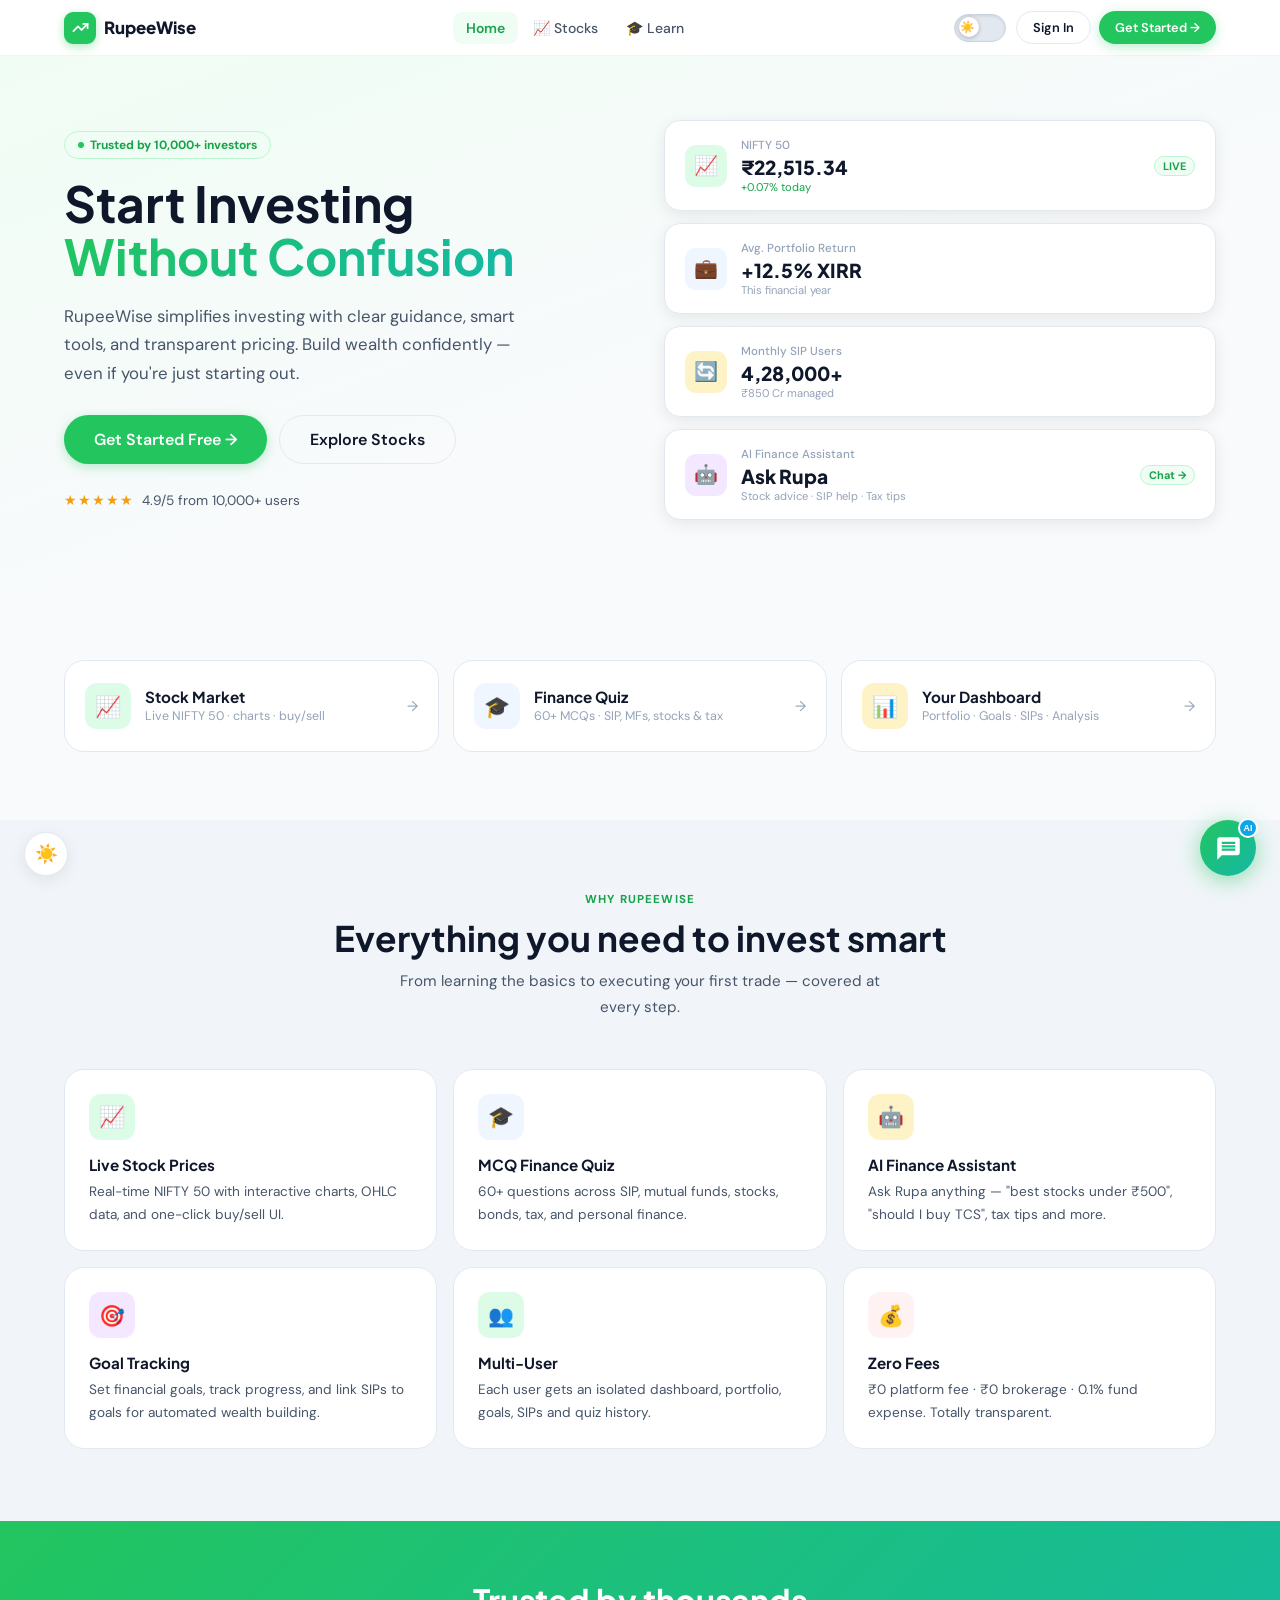
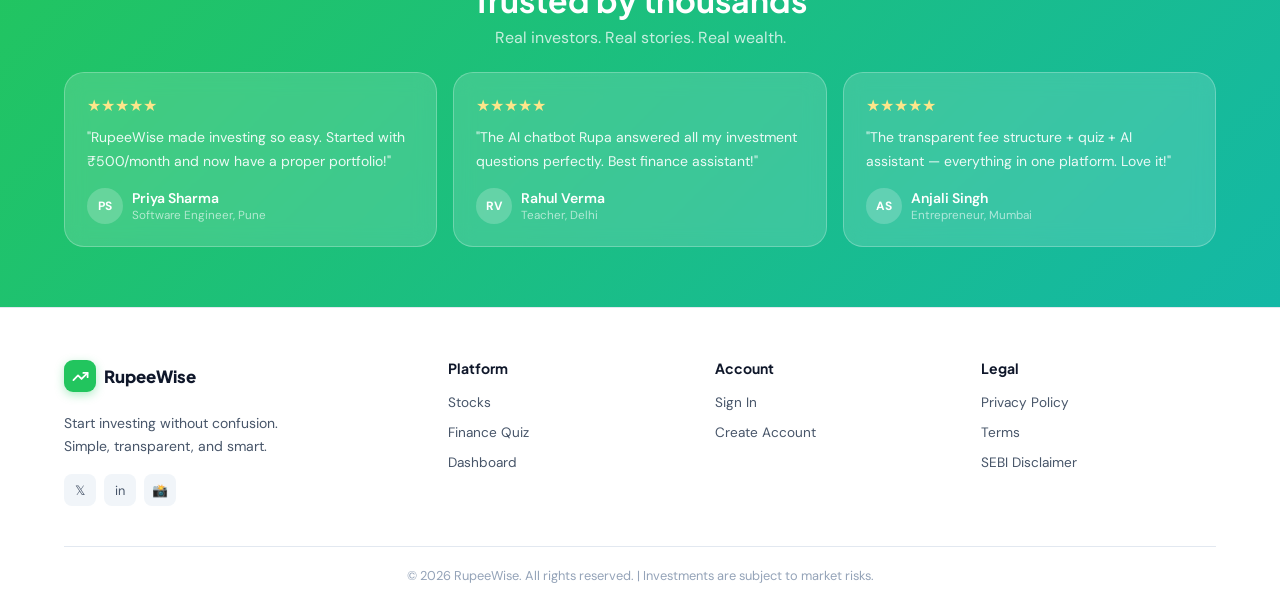
<file: index.html>
<!DOCTYPE html>
<html lang="en">
<head>
  <script>/* RupeeWise Dark Mode — no-flash */(function(){try{var d=localStorage.getItem('rw_dark_mode'),p=window.matchMedia('(prefers-color-scheme:dark)').matches;if(d==='true'||(d===null&&p))document.documentElement.setAttribute('data-theme','dark');}catch(e){}})();</script>
  <meta charset="UTF-8"/>
  <meta name="viewport" content="width=device-width,initial-scale=1.0"/>
  <title>RupeeWise — Start Investing Without Confusion</title>
  <link rel="preconnect" href="https://fonts.googleapis.com"/>
  <link href="https://fonts.googleapis.com/css2?family=Plus+Jakarta+Sans:wght@400;500;600;700;800&family=DM+Sans:ital,wght@0,300;0,400;0,500;0,600;1,400&display=swap" rel="stylesheet"/>
  <link rel="stylesheet" href="style.css"/>
</head>
<body>
<nav class="navbar">
  <div class="nav-inner">
    <a href="index.html" class="nav-logo">
      <div class="nav-logo-icon"><svg viewBox="0 0 24 24" fill="none" stroke="#fff" stroke-width="2.5" stroke-linecap="round" stroke-linejoin="round"><polyline points="22 7 13.5 15.5 8.5 10.5 2 17"/><polyline points="16 7 22 7 22 13"/></svg></div>
      RupeeWise
    </a>
    <div class="nav-links">
      <a href="index.html" class="nav-link active">Home</a>
      <a href="stocks.html" class="nav-link">📈 Stocks</a>
      <a href="learn.html" class="nav-link">🎓 Learn</a>
      <span id="nav-dash-wrap" class="hide"><a href="dashboard.html" class="nav-link">📊 Dashboard</a></span>
    </div>
    <div class="nav-actions">
      <button class="dark-toggle" onclick="toggleDarkMode()">🌙</button>
      <div id="nav-guest-wrap" style="display:flex;gap:8px">
        <a href="login.html" class="btn btn-outline btn-sm">Sign In</a>
        <a href="register.html" class="btn btn-primary btn-sm">Get Started →</a>
      </div>
      <div id="nav-user-wrap" style="display:none;align-items:center;gap:8px">
        <span id="nav-uname" style="font-size:.82rem;font-weight:600;color:var(--text-primary)"></span>
        <div id="nav-uavatar" onclick="location.href='dashboard.html'" style="width:32px;height:32px;border-radius:50%;background:linear-gradient(135deg,var(--green),var(--teal));color:#fff;font-size:.72rem;font-weight:800;display:flex;align-items:center;justify-content:center;cursor:pointer"></div>
        <button class="btn btn-outline btn-sm" onclick="doLogout()">Sign Out</button>
      </div>
      <button class="hamburger" id="hamburger" onclick="toggleMobileMenu()">☰</button>
    </div>
  </div>
  <div class="mobile-menu" id="mobile-menu">
    <a href="index.html" class="nav-link">🏠 Home</a>
    <a href="stocks.html" class="nav-link">📈 Stocks</a>
    <a href="learn.html" class="nav-link">🎓 Learn</a>
    <a href="dashboard.html" class="nav-link" id="mob-dash-link" style="display:none">📊 Dashboard</a>
    <div id="mob-guest" style="display:flex;flex-direction:column;gap:8px;margin-top:8px;padding-top:8px;border-top:1px solid var(--border)">
      <a href="login.html" class="btn btn-outline" style="justify-content:center">Sign In</a>
      <a href="register.html" class="btn btn-primary" style="justify-content:center">Get Started →</a>
    </div>
  </div>
</nav>

<section class="hero">
  <div class="container">
    <div class="hero-grid">
      <div class="fade-up">
        <div class="hero-eyebrow"><span class="pulse-dot"></span> Trusted by 10,000+ investors</div>
        <h1>Start Investing<br><span class="accent">Without Confusion</span></h1>
        <p class="hero-desc">RupeeWise simplifies investing with clear guidance, smart tools, and transparent pricing. Build wealth confidently — even if you're just starting out.</p>
        <div class="hero-ctas">
          <a href="register.html" class="btn btn-primary btn-lg" id="hero-cta">Get Started Free →</a>
          <a href="stocks.html" class="btn btn-outline btn-lg">Explore Stocks</a>
        </div>
        <div class="hero-rating"><span class="hero-stars">★★★★★</span><span>4.9/5 from 10,000+ users</span></div>
      </div>
      <div class="hero-cards fade-up d2">
        <div class="hero-stat-card">
          <div class="hero-stat-icon" style="background:#dcfce7">📈</div>
          <div><div class="hero-stat-label">NIFTY 50</div><div class="hero-stat-value" id="nifty-val">22,540.80</div><div class="hero-stat-sub" id="nifty-chg" style="color:var(--green-dark)">+0.57% today</div></div>
          <div class="live-dot">LIVE</div>
        </div>
        <div class="hero-stat-card">
          <div class="hero-stat-icon" style="background:#eff6ff">💼</div>
          <div><div class="hero-stat-label">Avg. Portfolio Return</div><div class="hero-stat-value">+12.5% XIRR</div><div class="hero-stat-sub">This financial year</div></div>
        </div>
        <div class="hero-stat-card">
          <div class="hero-stat-icon" style="background:#fef3c7">🔄</div>
          <div><div class="hero-stat-label">Monthly SIP Users</div><div class="hero-stat-value">4,28,000+</div><div class="hero-stat-sub">₹850 Cr managed</div></div>
        </div>
        <div class="hero-stat-card">
          <div class="hero-stat-icon" style="background:#f3e8ff">🤖</div>
          <div><div class="hero-stat-label">AI Finance Assistant</div><div class="hero-stat-value">Ask Rupa</div><div class="hero-stat-sub">Stock advice · SIP help · Tax tips</div></div>
          <div class="live-dot" style="cursor:pointer" onclick="rwToggleChat()">Chat →</div>
        </div>
      </div>
    </div>
  </div>
</section>

<section style="padding:36px 0;background:var(--bg)">
  <div class="container">
    <div class="quick-links">
      <a href="stocks.html" class="quick-link-card fade-up d1">
        <div class="quick-link-icon" style="background:#dcfce7">📈</div>
        <div><h3>Stock Market</h3><p>Live NIFTY 50 · charts · buy/sell</p></div><span class="quick-link-arrow">→</span>
      </a>
      <a href="learn.html" class="quick-link-card fade-up d2">
        <div class="quick-link-icon" style="background:#eff6ff">🎓</div>
        <div><h3>Finance Quiz</h3><p>60+ MCQs · SIP, MFs, stocks & tax</p></div><span class="quick-link-arrow">→</span>
      </a>
      <a href="dashboard.html" class="quick-link-card fade-up d3">
        <div class="quick-link-icon" style="background:#fef3c7">📊</div>
        <div><h3>Your Dashboard</h3><p>Portfolio · Goals · SIPs · Analysis</p></div><span class="quick-link-arrow">→</span>
      </a>
    </div>
  </div>
</section>

<section class="features-section" style="background:var(--bg-hover)">
  <div class="container">
    <div class="text-center mb-24">
      <div class="section-eyebrow">Why RupeeWise</div>
      <h2 class="section-title">Everything you need to invest smart</h2>
      <p class="section-sub">From learning the basics to executing your first trade — covered at every step.</p>
    </div>
    <div class="features-grid">
      <div class="feature-card fade-up d1"><div class="feature-icon" style="background:#dcfce7">📈</div><h3>Live Stock Prices</h3><p>Real-time NIFTY 50 with interactive charts, OHLC data, and one-click buy/sell UI.</p></div>
      <div class="feature-card fade-up d2"><div class="feature-icon" style="background:#eff6ff">🎓</div><h3>MCQ Finance Quiz</h3><p>60+ questions across SIP, mutual funds, stocks, bonds, tax, and personal finance.</p></div>
      <div class="feature-card fade-up d3"><div class="feature-icon" style="background:#fef3c7">🤖</div><h3>AI Finance Assistant</h3><p>Ask Rupa anything — "best stocks under ₹500", "should I buy TCS", tax tips and more.</p></div>
      <div class="feature-card fade-up d1"><div class="feature-icon" style="background:#f3e8ff">🎯</div><h3>Goal Tracking</h3><p>Set financial goals, track progress, and link SIPs to goals for automated wealth building.</p></div>
      <div class="feature-card fade-up d2"><div class="feature-icon" style="background:#dcfce7">👥</div><h3>Multi-User</h3><p>Each user gets an isolated dashboard, portfolio, goals, SIPs and quiz history.</p></div>
      <div class="feature-card fade-up d3"><div class="feature-icon" style="background:#fef2f2">💰</div><h3>Zero Fees</h3><p>₹0 platform fee · ₹0 brokerage · 0.1% fund expense. Totally transparent.</p></div>
    </div>
  </div>
</section>

<section style="background:linear-gradient(135deg,#22c55e,#14b8a6);padding:60px 0">
  <div class="container">
    <div class="text-center mb-24">
      <h2 style="color:#fff;font-size:2rem;margin-bottom:8px">Trusted by thousands</h2>
      <p style="color:rgba(255,255,255,.75)">Real investors. Real stories. Real wealth.</p>
    </div>
    <div style="display:grid;grid-template-columns:repeat(3,1fr);gap:16px">
      <div style="background:rgba(255,255,255,.15);backdrop-filter:blur(10px);border:1px solid rgba(255,255,255,.25);border-radius:20px;padding:22px"><div style="color:#fde68a;margin-bottom:10px">★★★★★</div><p style="color:rgba(255,255,255,.9);font-size:.875rem;line-height:1.7;margin-bottom:14px">"RupeeWise made investing so easy. Started with ₹500/month and now have a proper portfolio!"</p><div style="display:flex;align-items:center;gap:9px"><div style="width:36px;height:36px;border-radius:50%;background:rgba(255,255,255,.2);color:#fff;font-weight:700;font-size:.75rem;display:flex;align-items:center;justify-content:center">PS</div><div><div style="color:#fff;font-weight:600;font-size:.875rem">Priya Sharma</div><div style="color:rgba(255,255,255,.6);font-size:.73rem">Software Engineer, Pune</div></div></div></div>
      <div style="background:rgba(255,255,255,.15);backdrop-filter:blur(10px);border:1px solid rgba(255,255,255,.25);border-radius:20px;padding:22px"><div style="color:#fde68a;margin-bottom:10px">★★★★★</div><p style="color:rgba(255,255,255,.9);font-size:.875rem;line-height:1.7;margin-bottom:14px">"The AI chatbot Rupa answered all my investment questions perfectly. Best finance assistant!"</p><div style="display:flex;align-items:center;gap:9px"><div style="width:36px;height:36px;border-radius:50%;background:rgba(255,255,255,.2);color:#fff;font-weight:700;font-size:.75rem;display:flex;align-items:center;justify-content:center">RV</div><div><div style="color:#fff;font-weight:600;font-size:.875rem">Rahul Verma</div><div style="color:rgba(255,255,255,.6);font-size:.73rem">Teacher, Delhi</div></div></div></div>
      <div style="background:rgba(255,255,255,.15);backdrop-filter:blur(10px);border:1px solid rgba(255,255,255,.25);border-radius:20px;padding:22px"><div style="color:#fde68a;margin-bottom:10px">★★★★★</div><p style="color:rgba(255,255,255,.9);font-size:.875rem;line-height:1.7;margin-bottom:14px">"The transparent fee structure + quiz + AI assistant — everything in one platform. Love it!"</p><div style="display:flex;align-items:center;gap:9px"><div style="width:36px;height:36px;border-radius:50%;background:rgba(255,255,255,.2);color:#fff;font-weight:700;font-size:.75rem;display:flex;align-items:center;justify-content:center">AS</div><div><div style="color:#fff;font-weight:600;font-size:.875rem">Anjali Singh</div><div style="color:rgba(255,255,255,.6);font-size:.73rem">Entrepreneur, Mumbai</div></div></div></div>
    </div>
  </div>
</section>

<footer class="footer">
  <div class="container">
    <div class="footer-grid">
      <div class="footer-brand">
        <a href="index.html" class="nav-logo" style="margin-bottom:10px;display:inline-flex">
          <div class="nav-logo-icon"><svg viewBox="0 0 24 24" fill="none" stroke="#fff" stroke-width="2.5" stroke-linecap="round" stroke-linejoin="round"><polyline points="22 7 13.5 15.5 8.5 10.5 2 17"/><polyline points="16 7 22 7 22 13"/></svg></div>
          RupeeWise
        </a>
        <p>Start investing without confusion. Simple, transparent, and smart.</p>
        <div class="footer-socials"><button class="social-btn">𝕏</button><button class="social-btn">in</button><button class="social-btn">📸</button></div>
      </div>
      <div class="footer-col"><h4>Platform</h4><ul><li><a href="stocks.html">Stocks</a></li><li><a href="learn.html">Finance Quiz</a></li><li><a href="dashboard.html">Dashboard</a></li></ul></div>
      <div class="footer-col"><h4>Account</h4><ul><li><a href="login.html">Sign In</a></li><li><a href="register.html">Create Account</a></li></ul></div>
      <div class="footer-col"><h4>Legal</h4><ul><li><a href="#">Privacy Policy</a></li><li><a href="#">Terms</a></li><li><a href="#">SEBI Disclaimer</a></li></ul></div>
    </div>
    <div class="footer-bottom">© 2026 RupeeWise. All rights reserved. | Investments are subject to market risks.</div>
  </div>
</footer>

<div id="toast-container"></div>
<script src="script.js"></script>
<script src="auth.js"></script>
<script src="api.js"></script>
<script src="chatbot.js"></script>
<script>
document.addEventListener('DOMContentLoaded', async () => {
  if (Auth.isLoggedIn()) {
    const session = Auth.getSession();
    const u = session.user;
    const initials = u.name.split(' ').map(w=>w[0]).join('').toUpperCase().slice(0,2);
    document.getElementById('nav-guest-wrap').style.display = 'none';
    document.getElementById('nav-user-wrap').style.display  = 'flex';
    document.getElementById('nav-uname').textContent   = u.name.split(' ')[0];
    document.getElementById('nav-uavatar').textContent = initials;
    document.getElementById('nav-dash-wrap').classList.remove('hide');
    document.getElementById('mob-dash-link').style.display = '';
    document.getElementById('mob-guest').style.display = 'none';
    const cta = document.getElementById('hero-cta');
    cta.href = 'dashboard.html'; cta.textContent = 'Go to Dashboard →';
  }
  try {
    await StockAPI.init();
    const idx = StockAPI.getNiftyIndex();
    document.getElementById('nifty-val').textContent = formatINR(idx.value);
    const chg = document.getElementById('nifty-chg');
    chg.textContent = (idx.changePct>=0?'+':'') + idx.changePct.toFixed(2) + '% today';
    chg.style.color = idx.changePct>=0?'var(--green-dark)':'var(--red)';
    setInterval(async()=>{
      const i = StockAPI.getNiftyIndex();
      document.getElementById('nifty-val').textContent = formatINR(i.value);
    }, 7000);
  } catch(e){}
});
function doLogout() { Auth.logout(); toast('Signed out','info'); setTimeout(()=>location.reload(),400); }
</script>
</body>
</html>
</file>
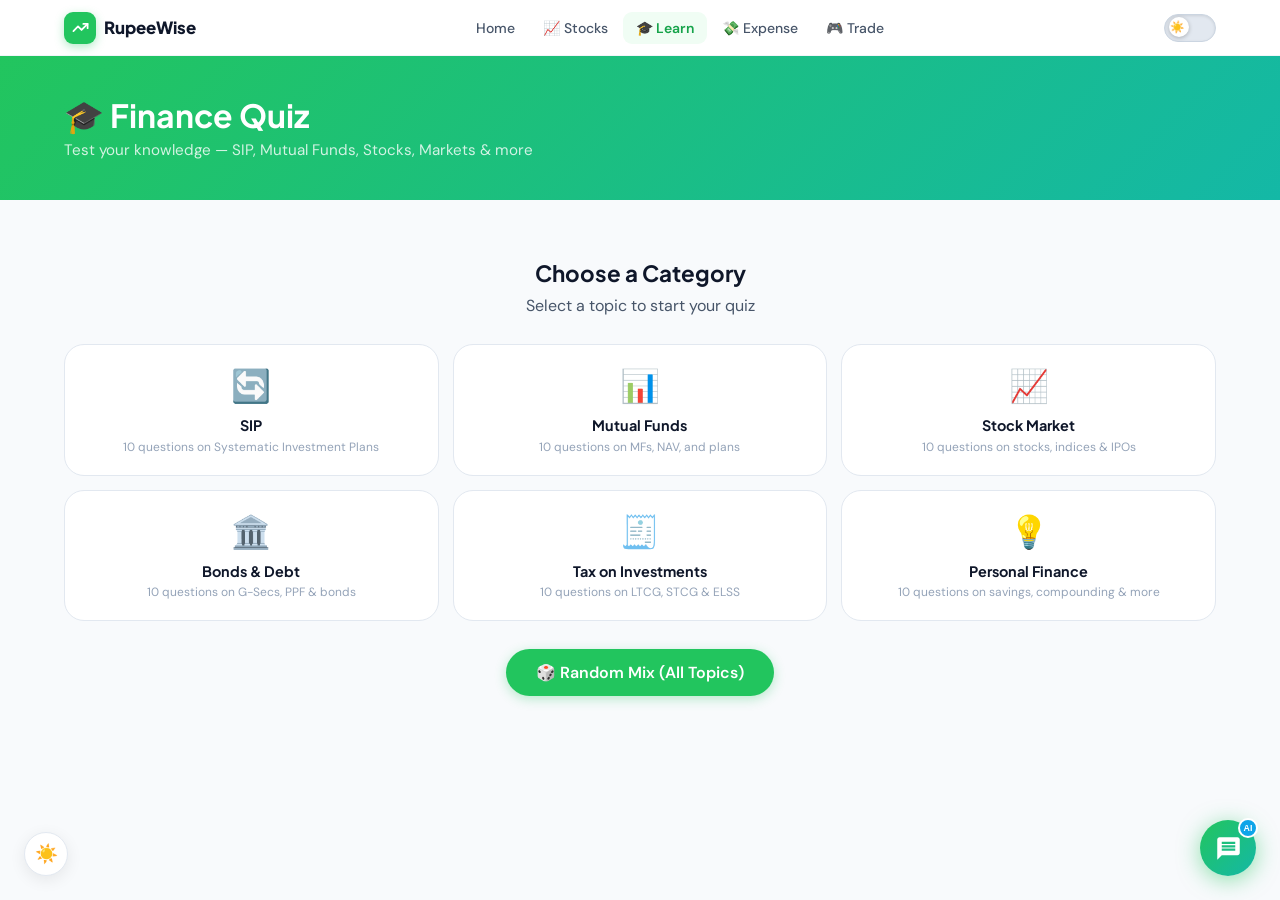
<file: learn.html>
<!DOCTYPE html>
<html lang="en">
<head>
  <script>/* RupeeWise Dark Mode — no-flash */(function(){try{var d=localStorage.getItem('rw_dark_mode'),p=window.matchMedia('(prefers-color-scheme:dark)').matches;if(d==='true'||(d===null&&p))document.documentElement.setAttribute('data-theme','dark');}catch(e){}})();</script>
  <meta charset="UTF-8"/>
  <meta name="viewport" content="width=device-width,initial-scale=1.0"/>
  <title>Learn Finance — RupeeWise</title>
  <link rel="preconnect" href="https://fonts.googleapis.com"/>
  <link href="https://fonts.googleapis.com/css2?family=Plus+Jakarta+Sans:wght@400;500;600;700;800&family=DM+Sans:ital,wght@0,300;0,400;0,500;0,600;1,400&display=swap" rel="stylesheet"/>
  <link rel="stylesheet" href="style.css"/>
</head>
<body>

<!-- ═══ NAVBAR ════════════════════════════════════════════ -->
<nav class="navbar">
  <div class="nav-inner">
    <a href="index.html" class="nav-logo">
      <div class="nav-logo-icon">
        <svg viewBox="0 0 24 24" fill="none" stroke="#fff" stroke-width="2.5" stroke-linecap="round" stroke-linejoin="round">
          <polyline points="22 7 13.5 15.5 8.5 10.5 2 17"/>
          <polyline points="16 7 22 7 22 13"/>
        </svg>
      </div>
      RupeeWise
    </a>
    <div class="nav-links">
      <a href="index.html"  class="nav-link" data-page="index.html">Home</a>
      <a href="stocks.html" class="nav-link" data-page="stocks.html">📈 Stocks</a>
      <a href="learn.html"  class="nav-link" data-page="learn.html">🎓 Learn</a>
      <a href="expense.html" class="nav-link" data-page="expense.html">💸 Expense</a>
      <a href="trading.html" class="nav-link" data-page="trading.html">🎮 Trade</a>
    </div>
    <div class="nav-actions">
      <button class="dark-toggle" onclick="toggleDarkMode()" title="Toggle dark mode">🌙</button>
      <button class="hamburger" id="hamburger" onclick="toggleMobileMenu()">☰</button>
    </div>
  </div>
  <div class="mobile-menu" id="mobile-menu">
    <a href="index.html"  class="nav-link" data-page="index.html">🏠 Home</a>
    <a href="stocks.html" class="nav-link" data-page="stocks.html">📈 Stocks</a>
    <a href="learn.html"  class="nav-link" data-page="learn.html">🎓 Learn</a>
      <a href="expense.html" class="nav-link" data-page="expense.html">💸 Expense</a>
      <a href="trading.html" class="nav-link" data-page="trading.html">🎮 Trade</a>
  </div>
</nav>

<!-- ═══ LEARN HEADER ══════════════════════════════════════ -->
<div class="learn-header">
  <div class="container">
    <h1>🎓 Finance Quiz</h1>
    <p>Test your knowledge — SIP, Mutual Funds, Stocks, Markets & more</p>
  </div>
</div>

<!-- ═══ PAGE BODY ══════════════════════════════════════════ -->
<div class="page-body">
  <div class="container">

    <!-- ── CATEGORY SELECTION ── -->
    <div id="category-screen">
      <div style="text-align:center;margin-bottom:28px" class="fade-up">
        <h2 style="font-size:1.4rem;margin-bottom:8px">Choose a Category</h2>
        <p style="color:var(--text-secondary)">Select a topic to start your quiz</p>
      </div>
      <div class="categories-grid fade-up d1" id="categories-grid">
        <!-- Populated by JS -->
      </div>
      <div style="text-align:center;margin-top:8px" class="fade-up d2">
        <button class="btn btn-primary btn-lg" onclick="startQuiz('all')">
          🎲 Random Mix (All Topics)
        </button>
      </div>
    </div>

    <!-- ── QUIZ SCREEN ── -->
    <div id="quiz-screen" class="hide">

      <!-- Score Bar -->
      <div class="score-bar fade-up" id="score-bar">
        <div>
          <div class="score-label">Score</div>
          <div class="score-value" id="score-display">0</div>
        </div>
        <div class="progress-bar-wrap">
          <div class="progress-bar-fill" id="progress-fill" style="width:0%"></div>
        </div>
        <div style="text-align:right">
          <div class="score-label">Question</div>
          <div class="score-value" id="q-counter" style="font-size:1rem">1 / 15</div>
        </div>
      </div>

      <!-- Question Card -->
      <div class="question-card fade-up d1" id="question-card">
        <div class="question-meta">
          <div class="question-number" id="q-number">Question 1 of 15</div>
          <div class="question-category" id="q-category">
            <span class="badge badge-blue">📈 Stocks</span>
          </div>
        </div>

        <div class="question-text" id="q-text">
          What does SIP stand for?
        </div>

        <div class="options-list" id="options-list">
          <!-- Populated by JS -->
        </div>

        <!-- Result Feedback -->
        <div id="result-feedback" class="hide"></div>

        <!-- Explanation -->
        <div class="explanation hide" id="explanation">
          <strong>Explanation:</strong> <span id="explanation-text"></span>
        </div>

        <!-- Question dots -->
        <div class="question-dots" id="question-dots" style="justify-content:center;margin:20px 0 0"></div>
      </div>

      <!-- Navigation -->
      <div class="question-nav mt-16" style="max-width:720px;margin:16px auto 0">
        <button class="btn btn-ghost" onclick="skipQuestion()">Skip →</button>
        <button class="btn btn-primary hide" id="next-btn" onclick="nextQuestion()">
          Next Question →
        </button>
        <button class="btn btn-primary hide" id="finish-btn" onclick="showResult()">
          🏆 See Results
        </button>
      </div>

      <!-- Quit -->
      <div style="text-align:center;margin-top:16px">
        <button class="btn btn-ghost text-sm" onclick="confirmQuit()">← Back to Categories</button>
      </div>

    </div><!-- /quiz-screen -->

    <!-- ── RESULT SCREEN ── -->
    <div id="result-screen" class="hide">
      <div class="result-card">
        <div class="result-trophy" id="result-trophy">🏆</div>
        <h2 id="result-title">Excellent!</h2>
        <p id="result-subtitle">You really know your finance!</p>
        <div class="result-score-big" id="result-score-big">12/15</div>
        <div style="font-size:.85rem;color:var(--text-muted);margin-bottom:16px" id="result-accuracy">Accuracy: 80%</div>
        <div class="result-breakdown">
          <div class="result-item">
            <label>✅ Correct</label>
            <span class="text-green" id="result-correct">12</span>
          </div>
          <div class="result-item">
            <label>❌ Wrong</label>
            <span class="text-red" id="result-wrong">2</span>
          </div>
          <div class="result-item">
            <label>⏩ Skipped</label>
            <span style="color:var(--amber)" id="result-skipped">1</span>
          </div>
          <div class="result-item">
            <label>🎯 Score</label>
            <span class="text-green" id="result-points">60 pts</span>
          </div>
        </div>
        <div style="display:flex;flex-direction:column;gap:10px;margin-top:8px">
          <button class="btn btn-primary btn-lg w-full" onclick="restartSameCategory()">🔄 Try Again</button>
          <button class="btn btn-outline w-full" onclick="backToCategories()">← All Categories</button>
          <a href="stocks.html" class="btn btn-ghost w-full" style="justify-content:center">📈 Explore Stocks</a>
        </div>
      </div>
    </div>

  </div><!-- /container -->
</div><!-- /page-body -->

<div id="toast-container"></div>

<script src="auth.js"></script>
<script src="script.js"></script>
<script>
/**
 * learn.html — MCQ Finance Quiz Engine
 * Full question bank with 60 questions across 6 categories.
 * Tracks score, shows explanations, navigation dots.
 */

// ══════════════════════════════════════════════════════════
// QUESTION BANK — 60 Questions, 6 Categories
// ══════════════════════════════════════════════════════════
const QUESTION_BANK = [

  // ── CATEGORY: SIP ──────────────────────────────────────
  {
    category: 'SIP', icon: '🔄',
    text: 'What does SIP stand for?',
    options: ['Systematic Investment Plan','Stock Investment Portfolio','Secure Interest Plan','Simple Investing Protocol'],
    correct: 0,
    explanation: 'SIP stands for Systematic Investment Plan. It allows investors to invest a fixed amount regularly (monthly/weekly) into mutual funds.'
  },
  {
    category: 'SIP', icon: '🔄',
    text: 'What is the minimum SIP amount most platforms allow?',
    options: ['₹100','₹500','₹1,000','₹5,000'],
    correct: 1,
    explanation: 'Most mutual fund houses and platforms allow SIPs starting from ₹500 per month, making investing accessible to everyone.'
  },
  {
    category: 'SIP', icon: '🔄',
    text: 'Which concept does SIP use to reduce investment risk?',
    options: ['Compound interest','Rupee Cost Averaging','Dollar-cost hedging','Market timing'],
    correct: 1,
    explanation: 'SIP uses Rupee Cost Averaging — you buy more units when prices are low and fewer when high, reducing the average cost over time.'
  },
  {
    category: 'SIP', icon: '🔄',
    text: 'What happens to SIP investments during a market crash?',
    options: ['SIP automatically stops','You buy fewer units','You buy more units at lower prices','Your money is lost'],
    correct: 2,
    explanation: 'During a market crash, prices fall. With SIP, the same fixed amount buys MORE units, which is actually beneficial for long-term wealth creation.'
  },
  {
    category: 'SIP', icon: '🔄',
    text: 'SIP investments in Equity Mutual Funds are recommended for:',
    options: ['Less than 1 year','1-2 years','3-5 years or more','Only for retirement'],
    correct: 2,
    explanation: 'Equity SIPs work best over 3-5+ years as equity markets tend to smooth out short-term volatility and deliver superior returns over the long run.'
  },
  {
    category: 'SIP', icon: '🔄',
    text: 'What is a Step-Up SIP?',
    options: ['SIP that stops after target reached','SIP with increasing instalment amount','SIP only for stocks','SIP with guaranteed returns'],
    correct: 1,
    explanation: 'A Step-Up or Top-Up SIP allows you to increase your SIP amount periodically (e.g., by 10% annually), helping build wealth faster as your income grows.'
  },
  {
    category: 'SIP', icon: '🔄',
    text: 'Which is NOT an advantage of SIP investing?',
    options: ['Disciplined investing','Rupee cost averaging','Guaranteed returns','Flexibility to stop/pause'],
    correct: 2,
    explanation: 'SIP does NOT guarantee returns. Like all market-linked investments, returns depend on market performance. However, it does offer discipline, averaging, and flexibility.'
  },
  {
    category: 'SIP', icon: '🔄',
    text: 'If you invest ₹5,000/month via SIP at 12% CAGR for 10 years, approximately how much will you have?',
    options: ['₹6 lakhs','₹11.6 lakhs','₹21 lakhs','₹60 lakhs'],
    correct: 1,
    explanation: 'At 12% CAGR, investing ₹5,000/month for 10 years grows to approximately ₹11.6 lakhs — demonstrating the power of compounding.'
  },
  {
    category: 'SIP', icon: '🔄',
    text: 'What does NAV mean in the context of SIP?',
    options: ['Net Asset Value','National Asset Volume','New Average Value','Nominal Account Value'],
    correct: 0,
    explanation: 'NAV — Net Asset Value — is the per-unit price of a mutual fund. Your SIP buys units at the NAV on the date of investment.'
  },
  {
    category: 'SIP', icon: '🔄',
    text: 'Can you pause a SIP without penalties?',
    options: ['No, it will be cancelled','Yes, most funds allow pausing for 1-3 months','Only once per year','Only after 5 years'],
    correct: 1,
    explanation: 'Most mutual fund houses allow you to pause a SIP for 1-3 months without penalties or cancelling it. This provides flexibility during financial stress.'
  },

  // ── CATEGORY: MUTUAL FUNDS ─────────────────────────────
  {
    category: 'Mutual Funds', icon: '📊',
    text: 'What is a Mutual Fund?',
    options: ['A government savings scheme','A pool of money from many investors managed by professionals','A fixed deposit at higher rates','A type of insurance policy'],
    correct: 1,
    explanation: 'A Mutual Fund pools money from multiple investors and invests it in stocks, bonds, or other assets, managed by a professional Fund Manager.'
  },
  {
    category: 'Mutual Funds', icon: '📊',
    text: 'What is an ELSS fund?',
    options: ['Equity Linked Savings Scheme','Enhanced Liquid Security System','Exchange Listed Savings Stock','Electronic Large-cap Savings Scheme'],
    correct: 0,
    explanation: 'ELSS (Equity Linked Savings Scheme) is a mutual fund that invests primarily in equities and offers tax deduction under Section 80C (up to ₹1.5L).'
  },
  {
    category: 'Mutual Funds', icon: '📊',
    text: 'What is the lock-in period for ELSS funds?',
    options: ['1 year','3 years','5 years','10 years'],
    correct: 1,
    explanation: 'ELSS funds have the shortest lock-in of 3 years among all Section 80C investment options, and they offer equity market growth potential.'
  },
  {
    category: 'Mutual Funds', icon: '📊',
    text: 'A "Large Cap" mutual fund primarily invests in:',
    options: ['Small companies with high growth','Top 100 companies by market cap','Bonds and government securities','Real estate assets'],
    correct: 1,
    explanation: 'Large Cap funds invest at least 80% in the top 100 companies by market capitalisation — typically stable, well-established companies.'
  },
  {
    category: 'Mutual Funds', icon: '📊',
    text: 'What does "Direct" plan mean in a mutual fund?',
    options: ['You invest directly without any distributor/broker','The fund invests directly in government bonds','Fund sold directly by SEBI','Same as regular plan'],
    correct: 0,
    explanation: 'Direct plans have lower expense ratios because there is no distributor commission. You invest directly with the AMC, keeping more returns.'
  },
  {
    category: 'Mutual Funds', icon: '📊',
    text: 'What is the Expense Ratio of a mutual fund?',
    options: ['The tax you pay on gains','Annual fee charged by the fund for management','Brokerage on each transaction','Entry and exit load combined'],
    correct: 1,
    explanation: 'Expense Ratio is the annual fee (%) charged by the fund house for managing the fund. Lower expense ratio = more returns for investors.'
  },
  {
    category: 'Mutual Funds', icon: '📊',
    text: 'What is Exit Load in a mutual fund?',
    options: ['Fee paid when investing','Fee charged when redeeming before a specified period','Annual maintenance charge','GST on fund returns'],
    correct: 1,
    explanation: 'Exit Load is a small fee (e.g., 1%) charged when you redeem units before a specified period (usually 1 year). It discourages frequent trading.'
  },
  {
    category: 'Mutual Funds', icon: '📊',
    text: 'What regulates mutual funds in India?',
    options: ['RBI','SEBI','IRDAI','NABARD'],
    correct: 1,
    explanation: 'SEBI (Securities and Exchange Board of India) regulates mutual funds in India, ensuring investor protection and market fairness.'
  },
  {
    category: 'Mutual Funds', icon: '📊',
    text: 'Which mutual fund category is most suitable for very short-term parking of money?',
    options: ['Small Cap Fund','Liquid Fund','Infrastructure Fund','Mid Cap Fund'],
    correct: 1,
    explanation: 'Liquid Funds invest in short-term instruments (maturity up to 91 days). They are suitable for parking emergency funds or very short-term money.'
  },
  {
    category: 'Mutual Funds', icon: '📊',
    text: 'What is a Fund of Funds (FoF)?',
    options: ['Fund that invests in other mutual funds','Fund for HNIs only','Government-backed fund','Fund investing only in gold'],
    correct: 0,
    explanation: 'A Fund of Funds (FoF) is a mutual fund that invests in other mutual funds rather than directly in stocks or bonds.'
  },

  // ── CATEGORY: STOCK MARKET ─────────────────────────────
  {
    category: 'Stock Market', icon: '📈',
    text: 'What is a stock/share?',
    options: ['A loan given to a company','Ownership stake in a company','A government bond','A fixed deposit certificate'],
    correct: 1,
    explanation: 'A stock (or share) represents a unit of ownership in a company. Buying shares makes you a part-owner (shareholder) of that company.'
  },
  {
    category: 'Stock Market', icon: '📈',
    text: 'What does BSE stand for?',
    options: ['Bombay Stock Exchange','Business Stock Entity','Banking Securities Exchange','Bureau of Stock Evaluation'],
    correct: 0,
    explanation: 'BSE — Bombay Stock Exchange — is Asia\'s oldest stock exchange, established in 1875. It is now officially called BSE Ltd.'
  },
  {
    category: 'Stock Market', icon: '📈',
    text: 'NIFTY 50 represents:',
    options: ['50 richest Indians','Top 50 stocks on NSE by market cap','Government bond index','Top 50 mutual funds'],
    correct: 1,
    explanation: 'NIFTY 50 is a stock market index comprising the top 50 stocks listed on the NSE (National Stock Exchange), representing ~65% of the float market cap.'
  },
  {
    category: 'Stock Market', icon: '📈',
    text: 'What is a Bull Market?',
    options: ['Market dominated by aggressive traders','Period of rising stock prices','Market crash','Market controlled by large institutions'],
    correct: 1,
    explanation: 'A Bull Market is a period when stock prices are rising or expected to rise — typically when the market is up 20%+ from recent lows.'
  },
  {
    category: 'Stock Market', icon: '📈',
    text: 'What is a Dividend?',
    options: ['Profit you make by selling shares','Share of company profits paid to shareholders','Tax on investment gains','Bonus shares issued by a company'],
    correct: 1,
    explanation: 'A Dividend is a distribution of a portion of company profits to its shareholders, usually paid quarterly or annually.'
  },
  {
    category: 'Stock Market', icon: '📈',
    text: 'What does P/E Ratio measure?',
    options: ['Profit to Expense ratio','Price to Earnings ratio — how much investors pay per ₹1 of earnings','Portfolio Efficiency','Price to Employee ratio'],
    correct: 1,
    explanation: 'P/E Ratio = Stock Price ÷ Earnings Per Share. It shows how much investors are willing to pay for each rupee of earnings. Lower P/E may mean undervalued.'
  },
  {
    category: 'Stock Market', icon: '📈',
    text: 'What is a Bear Market?',
    options: ['Market rising above 20%','Market declining 20%+ from its peak','Any falling market','A market for commodity trading'],
    correct: 1,
    explanation: 'A Bear Market is when stock prices fall 20% or more from their recent highs, often accompanied by pessimism and economic downturn.'
  },
  {
    category: 'Stock Market', icon: '📈',
    text: 'What is Market Capitalisation?',
    options: ['Total debt of a company','Total value of a company\'s outstanding shares','Annual revenue of a company','Number of shares × face value'],
    correct: 1,
    explanation: 'Market Cap = Current Stock Price × Total Outstanding Shares. It represents the total market value of a company. E.g., if price is ₹100 and shares = 1 crore, Market Cap = ₹100 Cr.'
  },
  {
    category: 'Stock Market', icon: '📈',
    text: 'What is an IPO?',
    options: ['Intra-day Purchase Order','Initial Public Offering — first sale of shares to public','Internal Portfolio Optimisation','Index Price Overview'],
    correct: 1,
    explanation: 'An IPO (Initial Public Offering) is when a private company first sells its shares to the public, becoming a publicly listed company.'
  },
  {
    category: 'Stock Market', icon: '📈',
    text: 'What does SENSEX track?',
    options: ['Top 50 NSE stocks','Top 30 BSE stocks','All listed stocks in India','Gold and commodity prices'],
    correct: 1,
    explanation: 'SENSEX (BSE Sensitive Index) tracks the performance of the top 30 well-established companies listed on the BSE.'
  },

  // ── CATEGORY: BONDS & FIXED INCOME ────────────────────
  {
    category: 'Bonds & Debt', icon: '🏛️',
    text: 'What is a Bond?',
    options: ['A type of stock that pays dividends','A loan you give to a company or government that pays interest','A type of savings account','A commodity derivative'],
    correct: 1,
    explanation: 'A Bond is essentially a loan made by the investor to the borrower (company or government). The borrower pays interest (coupon) and returns the principal at maturity.'
  },
  {
    category: 'Bonds & Debt', icon: '🏛️',
    text: 'What is the relationship between bond prices and interest rates?',
    options: ['They move in the same direction','They are unrelated','They move in opposite directions','They depend on the stock market'],
    correct: 2,
    explanation: 'Bond prices and interest rates have an inverse relationship. When interest rates rise, bond prices fall (because old bonds with lower rates become less attractive).'
  },
  {
    category: 'Bonds & Debt', icon: '🏛️',
    text: 'What is a G-Sec (Government Security)?',
    options: ['Security at government buildings','Bonds issued by the Government of India','Insurance provided by government','Government-approved stocks'],
    correct: 1,
    explanation: 'G-Secs are debt instruments issued by the Government of India to fund its expenses. They are considered risk-free as they are backed by the government.'
  },
  {
    category: 'Bonds & Debt', icon: '🏛️',
    text: 'What does "Yield to Maturity" (YTM) of a bond mean?',
    options: ['Annual coupon rate','Total return if bond held until maturity','Tax rate on bond interest','Bond credit rating'],
    correct: 1,
    explanation: 'YTM is the total return anticipated if the bond is held until it matures. It considers coupon payments and any capital gain/loss if bought at a premium/discount.'
  },
  {
    category: 'Bonds & Debt', icon: '🏛️',
    text: 'What is a Debenture?',
    options: ['Government bond','Corporate bond not backed by specific assets','A type of equity share','Insurance bond'],
    correct: 1,
    explanation: 'A Debenture is a type of unsecured corporate bond — not backed by specific collateral but by the general creditworthiness of the issuing company.'
  },
  {
    category: 'Bonds & Debt', icon: '🏛️',
    text: 'Which is considered the safest investment?',
    options: ['Small cap stocks','Sector mutual funds','Government Bonds (G-Secs)','Cryptocurrency'],
    correct: 2,
    explanation: 'Government Bonds (G-Secs) are considered the safest investments as they are backed by sovereign guarantee — the Government of India promises to repay.'
  },
  {
    category: 'Bonds & Debt', icon: '🏛️',
    text: 'What is a Credit Rating for bonds?',
    options: ['How many bonds a company has issued','Assessment of the borrower\'s ability to repay','Bond interest payment history','Face value of the bond'],
    correct: 1,
    explanation: 'Credit ratings (AAA, AA, BBB, etc.) by agencies like CRISIL and ICRA assess the probability that a bond issuer will repay principal and interest on time.'
  },
  {
    category: 'Bonds & Debt', icon: '🏛️',
    text: 'What is Duration of a bond?',
    options: ['Time until maturity','Sensitivity of bond price to interest rate changes','Annual interest payment','Number of coupon payments'],
    correct: 1,
    explanation: 'Duration measures a bond\'s sensitivity to interest rate changes. Higher duration = greater price impact when rates change. It is measured in years.'
  },
  {
    category: 'Bonds & Debt', icon: '🏛️',
    text: 'PPF (Public Provident Fund) primarily invests your money in:',
    options: ['Stock market','Government securities','Real estate','Corporate bonds only'],
    correct: 1,
    explanation: 'PPF is a government-backed savings scheme where your money is invested in government securities. It offers tax-free returns and sovereign backing.'
  },
  {
    category: 'Bonds & Debt', icon: '🏛️',
    text: 'What is the current PPF lock-in period?',
    options: ['3 years','5 years','10 years','15 years'],
    correct: 3,
    explanation: 'PPF has a 15-year lock-in period (with partial withdrawals possible after 7 years). This long horizon helps in wealth creation through compounding.'
  },

  // ── CATEGORY: TAXATION ────────────────────────────────
  {
    category: 'Taxation', icon: '🧾',
    text: 'LTCG on equity mutual funds above ₹1 lakh is taxed at:',
    options: ['5%','10%','15%','20%'],
    correct: 1,
    explanation: 'Long-Term Capital Gains (LTCG) on equity mutual funds (held >1 year) exceeding ₹1 lakh are taxed at 10% without indexation benefit.'
  },
  {
    category: 'Taxation', icon: '🧾',
    text: 'STCG on equity investments is taxed at:',
    options: ['10%','15%','20%','As per income slab'],
    correct: 1,
    explanation: 'Short-Term Capital Gains (STCG) on equity (held ≤1 year) are taxed at flat 15%, regardless of your income tax slab.'
  },
  {
    category: 'Taxation', icon: '🧾',
    text: 'Under which section of Income Tax Act can you claim deduction for ELSS investment?',
    options: ['Section 80C','Section 80D','Section 24','Section 10(14)'],
    correct: 0,
    explanation: 'ELSS investments qualify for deduction under Section 80C of the Income Tax Act, up to a maximum of ₹1.5 lakh per financial year.'
  },
  {
    category: 'Taxation', icon: '🧾',
    text: 'Dividend income from stocks is taxable:',
    options: ['Always tax-free','Exempt up to ₹10 lakh','Added to income and taxed as per slab','Flat 10% regardless of amount'],
    correct: 2,
    explanation: 'Since 2020-21, dividend income is added to total income and taxed as per the investor\'s income tax slab (not the DDT paid by company).'
  },
  {
    category: 'Taxation', icon: '🧾',
    text: 'What is Securities Transaction Tax (STT)?',
    options: ['Tax on mutual fund returns','Tax levied on buying/selling of securities like stocks','GST on brokerage','TDS on dividends'],
    correct: 1,
    explanation: 'STT is a direct tax levied at the point of transaction when you buy/sell listed securities. It is automatically deducted by exchanges.'
  },
  {
    category: 'Taxation', icon: '🧾',
    text: 'How long must you hold equity shares for gains to qualify as Long-Term?',
    options: ['6 months','12 months (1 year)','24 months','36 months'],
    correct: 1,
    explanation: 'For equity shares listed on stock exchanges, the holding period for Long-Term Capital Gains (LTCG) is more than 12 months (1 year).'
  },
  {
    category: 'Taxation', icon: '🧾',
    text: 'What is TDS in the context of investments?',
    options: ['Tax Deducted at Source','Total Dividend Scheme','Transfer of Debt Securities','Tax on Derivative Securities'],
    correct: 0,
    explanation: 'TDS (Tax Deducted at Source) means tax is deducted by the payer before payment reaches you. E.g., on FD interest exceeding ₹40,000/year.'
  },
  {
    category: 'Taxation', icon: '🧾',
    text: 'Capital Loss from selling stocks can be set off against:',
    options: ['Salary income','Capital Gains income only','Any income','Cannot be set off at all'],
    correct: 1,
    explanation: 'Capital losses can only be set off against Capital Gains (not salary or business income). Short-term loss can offset both STCG and LTCG; long-term loss only against LTCG.'
  },
  {
    category: 'Taxation', icon: '🧾',
    text: 'Gains from Debt Mutual Funds held for more than 3 years are called:',
    options: ['STCG taxed at 30%','LTCG with indexation benefit taxed at 20%','Tax-free gains','STCG taxed at 15%'],
    correct: 1,
    explanation: 'Debt fund gains held >3 years are LTCG and were taxed at 20% with indexation benefit (inflation-adjusted). Note: Budget 2023 changed this for funds invested after Apr 2023.'
  },
  {
    category: 'Taxation', icon: '🧾',
    text: 'What is Indexation in capital gains?',
    options: ['Adjusting cost of purchase for inflation to reduce taxable gain','A stock market index strategy','The process of listing an IPO','Calculating dividend yield'],
    correct: 0,
    explanation: 'Indexation adjusts your purchase cost using the Cost Inflation Index (CII), reducing the taxable capital gain. It applies to certain long-term investments like debt funds and property.'
  },

  // ── CATEGORY: PERSONAL FINANCE ────────────────────────
  {
    category: 'Personal Finance', icon: '💡',
    text: 'What is the 50-30-20 rule in personal finance?',
    options: ['50% stocks, 30% bonds, 20% cash','50% needs, 30% wants, 20% savings/investments','50% in equity, 30% in real estate, 20% in gold','Pay 50% tax, save 30%, spend 20%'],
    correct: 1,
    explanation: 'The 50-30-20 rule: Spend 50% of take-home pay on needs (rent, food), 30% on wants (entertainment, dining), and save/invest 20%.'
  },
  {
    category: 'Personal Finance', icon: '💡',
    text: 'What is an Emergency Fund?',
    options: ['Money kept for luxury purchases','3-6 months of living expenses kept in liquid assets','A mutual fund category','Insurance payout fund'],
    correct: 1,
    explanation: 'An Emergency Fund is 3-6 months of monthly expenses kept in liquid assets (savings account, liquid fund). It protects you from unexpected job loss, medical expenses, etc.'
  },
  {
    category: 'Personal Finance', icon: '💡',
    text: 'What does CIBIL score measure?',
    options: ['Investment performance','Creditworthiness — ability to repay loans','Mutual fund rating','Stock volatility'],
    correct: 1,
    explanation: 'CIBIL Score (300-900) measures creditworthiness based on your credit history. A score above 750 is considered good and helps in getting loans at lower interest rates.'
  },
  {
    category: 'Personal Finance', icon: '💡',
    text: 'What is compounding in finance?',
    options: ['Mixing stocks and bonds','Earning interest on interest — exponential growth over time','Daily settlement of trades','Averaging down a loss position'],
    correct: 1,
    explanation: 'Compounding means earning returns not just on your principal but also on accumulated interest/returns. Einstein called it the "eighth wonder of the world."'
  },
  {
    category: 'Personal Finance', icon: '💡',
    text: 'What is Inflation risk in investing?',
    options: ['Risk of stock prices falling','Risk that investment returns may not keep up with rising prices','Risk of bank failure','Risk of broker default'],
    correct: 1,
    explanation: 'Inflation risk is when your investment returns are lower than the inflation rate, causing a reduction in real purchasing power despite nominal gains.'
  },
  {
    category: 'Personal Finance', icon: '💡',
    text: 'What is Asset Allocation?',
    options: ['Choosing a broker','Distribution of investments across different asset classes (equity, debt, gold, etc.)','A type of mutual fund','Government scheme for asset purchase'],
    correct: 1,
    explanation: 'Asset Allocation is distributing your portfolio across different asset classes to balance risk and return based on your goals, time horizon, and risk tolerance.'
  },
  {
    category: 'Personal Finance', icon: '💡',
    text: 'What does KYC stand for in finance?',
    options: ['Know Your Credit','Know Your Customer','Keep Your Capital','Key Yield Calculation'],
    correct: 1,
    explanation: 'KYC (Know Your Customer) is a mandatory process for financial institutions to verify identity of clients. Required for opening Demat accounts, investing in mutual funds, etc.'
  },
  {
    category: 'Personal Finance', icon: '💡',
    text: 'What is Rebalancing in a portfolio?',
    options: ['Selling all investments','Restoring portfolio to target asset allocation after market movements','Borrowing to invest more','Adding only one type of asset'],
    correct: 1,
    explanation: 'Rebalancing means periodically adjusting your portfolio back to the target allocation. E.g., if equity has grown to 70% from target 60%, you sell some equity and buy more debt.'
  },
  {
    category: 'Personal Finance', icon: '💡',
    text: 'What is the Rule of 72?',
    options: ['Invest 72% in equity','Divide 72 by annual return rate to estimate years to double money','Save for 72 months before investing','A tax rule for senior citizens'],
    correct: 1,
    explanation: 'The Rule of 72: Divide 72 by your annual return rate to estimate how many years it takes to double your money. E.g., at 12% return: 72÷12 = 6 years to double.'
  },
  {
    category: 'Personal Finance', icon: '💡',
    text: 'What is a Demat Account?',
    options: ['Savings account for mutual funds','Electronic account that holds your shares and securities in digital form','Tax-saving account','Account for daily trading only'],
    correct: 1,
    explanation: 'A Demat (Dematerialised) Account holds your shares and securities in electronic form, eliminating physical share certificates. Required for trading stocks in India.'
  },
];

// ── CATEGORIES ────────────────────────────────────────────
const CATEGORIES = [
  { id: 'SIP',             icon: '🔄', title: 'SIP',              desc: '10 questions on Systematic Investment Plans' },
  { id: 'Mutual Funds',   icon: '📊', title: 'Mutual Funds',     desc: '10 questions on MFs, NAV, and plans' },
  { id: 'Stock Market',   icon: '📈', title: 'Stock Market',     desc: '10 questions on stocks, indices & IPOs' },
  { id: 'Bonds & Debt',   icon: '🏛️', title: 'Bonds & Debt',    desc: '10 questions on G-Secs, PPF & bonds' },
  { id: 'Taxation',       icon: '🧾', title: 'Tax on Investments',desc: '10 questions on LTCG, STCG & ELSS' },
  { id: 'Personal Finance',icon: '💡',title: 'Personal Finance', desc: '10 questions on savings, compounding & more' },
];

// ── STATE ─────────────────────────────────────────────────
let state = {
  questions:    [],   // current quiz questions (shuffled)
  current:      0,    // current question index
  answers:      [],   // 'correct' | 'wrong' | 'skipped' | null
  score:        0,
  category:     'all',
};

// ── INIT ──────────────────────────────────────────────────
document.addEventListener('DOMContentLoaded', () => {
  renderCategories();
});

function renderCategories() {
  const grid = document.getElementById('categories-grid');
  grid.innerHTML = CATEGORIES.map(c => `
    <div class="category-card fade-up" onclick="startQuiz('${c.id}')">
      <div class="category-icon">${c.icon}</div>
      <h3>${c.title}</h3>
      <p>${c.desc}</p>
    </div>
  `).join('');
}

// ── START QUIZ ────────────────────────────────────────────
function startQuiz(categoryId) {
  state.category = categoryId;

  // Filter + shuffle questions
  let pool = categoryId === 'all'
    ? [...QUESTION_BANK]
    : QUESTION_BANK.filter(q => q.category === categoryId);

  // Shuffle
  for (let i = pool.length - 1; i > 0; i--) {
    const j = Math.floor(Math.random() * (i + 1));
    [pool[i], pool[j]] = [pool[j], pool[i]];
  }

  // Pick 15 questions (or fewer if category has less)
  state.questions = pool.slice(0, 15);
  state.current   = 0;
  state.answers   = new Array(state.questions.length).fill(null);
  state.score     = 0;

  // Show quiz screen
  document.getElementById('category-screen').classList.add('hide');
  document.getElementById('result-screen').classList.add('hide');
  document.getElementById('quiz-screen').classList.remove('hide');

  renderQuestion();
}

// ── RENDER QUESTION ───────────────────────────────────────
function renderQuestion() {
  const q     = state.questions[state.current];
  const total = state.questions.length;
  const idx   = state.current;

  // Header
  document.getElementById('q-number').textContent  = `Question ${idx + 1} of ${total}`;
  document.getElementById('q-counter').textContent = `${idx + 1} / ${total}`;
  document.getElementById('q-category').innerHTML  = `<span class="badge badge-blue">${q.icon} ${q.category}</span>`;
  document.getElementById('q-text').textContent    = q.text;

  // Progress bar
  document.getElementById('progress-fill').style.width = ((idx / total) * 100) + '%';

  // Score
  document.getElementById('score-display').textContent = state.score;

  // Options
  const letters = ['A','B','C','D'];
  document.getElementById('options-list').innerHTML = q.options.map((opt, i) => `
    <button class="option-btn" onclick="selectAnswer(${i})" id="opt-${i}">
      <span class="option-letter">${letters[i]}</span>
      ${opt}
    </button>
  `).join('');

  // Reset feedback
  document.getElementById('result-feedback').classList.add('hide');
  document.getElementById('result-feedback').innerHTML = '';
  document.getElementById('explanation').classList.add('hide');
  document.getElementById('next-btn').classList.add('hide');
  document.getElementById('finish-btn').classList.add('hide');

  // Navigation dots
  renderDots();

  // Restore answer state if already answered
  if (state.answers[idx] !== null) showAnswerState(idx);
}

// ── SELECT ANSWER ─────────────────────────────────────────
function selectAnswer(chosenIdx) {
  if (state.answers[state.current] !== null) return; // already answered

  const q = state.questions[state.current];
  const isCorrect = chosenIdx === q.correct;

  // Record answer
  state.answers[state.current] = isCorrect ? 'correct' : 'wrong';
  if (isCorrect) state.score += 5; // 5 pts per correct

  showAnswerState(state.current, chosenIdx);
}

function showAnswerState(qIdx, chosen = null) {
  const q = state.questions[qIdx];
  const ans = state.answers[qIdx];
  if (ans === null) return;

  // Disable all options and highlight
  const optBtns = document.querySelectorAll('.option-btn');
  optBtns.forEach((btn, i) => {
    btn.disabled = true;
    if (i === q.correct) {
      btn.classList.add(ans === 'skipped' ? 'revealed' : 'correct');
    } else if (chosen !== null && i === chosen && chosen !== q.correct) {
      btn.classList.add('wrong');
    }
  });

  // Result banner
  const fb = document.getElementById('result-feedback');
  fb.classList.remove('hide');
  if (ans === 'correct') {
    fb.innerHTML = '<div class="result-banner correct">✅ Correct! +5 points</div>';
  } else if (ans === 'wrong') {
    fb.innerHTML = '<div class="result-banner wrong">❌ Incorrect! The correct answer is highlighted in green.</div>';
  } else {
    fb.innerHTML = '<div class="result-banner" style="background:var(--bg-hover);border:1px solid var(--border);color:var(--text-secondary)">⏩ Skipped</div>';
  }

  // Explanation
  const expEl = document.getElementById('explanation');
  expEl.classList.remove('hide');
  document.getElementById('explanation-text').textContent = q.explanation;

  // Score display
  document.getElementById('score-display').textContent = state.score;

  // Show Next / Finish button
  const isLast = state.current === state.questions.length - 1;
  document.getElementById('next-btn').classList.toggle('hide', isLast);
  document.getElementById('finish-btn').classList.toggle('hide', !isLast);

  // Update dot
  renderDots();
}

// ── SKIP QUESTION ─────────────────────────────────────────
function skipQuestion() {
  if (state.answers[state.current] !== null) {
    nextQuestion();
    return;
  }
  state.answers[state.current] = 'skipped';
  showAnswerState(state.current);
}

// ── NEXT QUESTION ─────────────────────────────────────────
function nextQuestion() {
  if (state.current < state.questions.length - 1) {
    state.current++;
    renderQuestion();
    // Scroll to top of card
    document.getElementById('question-card').scrollIntoView({ behavior: 'smooth', block: 'start' });
  } else {
    showResult();
  }
}

// ── NAVIGATION DOTS ───────────────────────────────────────
function renderDots() {
  const container = document.getElementById('question-dots');
  container.innerHTML = state.answers.map((ans, i) => {
    let cls = '';
    if (i === state.current) cls = 'current';
    else if (ans === 'correct') cls = 'correct';
    else if (ans === 'wrong')   cls = 'wrong';
    else if (ans === 'skipped') cls = 'skipped';
    return `<div class="q-dot ${cls}" onclick="jumpToQuestion(${i})" title="Q${i+1}"></div>`;
  }).join('');
}

function jumpToQuestion(idx) {
  state.current = idx;
  renderQuestion();
}

// ── SHOW RESULT ───────────────────────────────────────────
function showResult() {
  const total   = state.questions.length;
  const correct = state.answers.filter(a => a === 'correct').length;
  const wrong   = state.answers.filter(a => a === 'wrong').length;
  const skipped = state.answers.filter(a => a === 'skipped' || a === null).length;
  const accuracy = total > 0 ? Math.round((correct / total) * 100) : 0;
  // Save quiz result to user account
  if (typeof Auth !== 'undefined' && Auth.isLoggedIn()) {
    const session = Auth.getSession();
    Auth.saveQuizResult(session.user.id, {
      category: state.category,
      total, correct, wrong, skipped, score: state.score, accuracy,
    });
  }

  const points  = state.score;

  // Trophy + message
  let trophy, title, subtitle;
  if (accuracy >= 90) { trophy = '🏆'; title = 'Outstanding!'; subtitle = 'You\'re a finance expert!'; }
  else if (accuracy >= 70) { trophy = '🥇'; title = 'Excellent!'; subtitle = 'You really know your finance!'; }
  else if (accuracy >= 50) { trophy = '🥈'; title = 'Good Job!'; subtitle = 'Keep practicing to improve!'; }
  else { trophy = '📚'; title = 'Keep Learning!'; subtitle = 'Review the explanations and try again!'; }

  document.getElementById('result-trophy').textContent = trophy;
  document.getElementById('result-title').textContent  = title;
  document.getElementById('result-subtitle').textContent = subtitle;
  document.getElementById('result-score-big').textContent = `${correct}/${total}`;
  document.getElementById('result-accuracy').textContent  = `Accuracy: ${accuracy}%`;
  document.getElementById('result-correct').textContent  = correct;
  document.getElementById('result-wrong').textContent    = wrong;
  document.getElementById('result-skipped').textContent  = skipped;
  document.getElementById('result-points').textContent   = points + ' pts';

  document.getElementById('quiz-screen').classList.add('hide');
  document.getElementById('result-screen').classList.remove('hide');

  if (accuracy === 100) toast('🎉 Perfect score! Incredible!', 'success', 5000);
  else if (accuracy >= 70) toast('🎊 Great performance!', 'success');
}

// ── RESTART / BACK ────────────────────────────────────────
function restartSameCategory() {
  startQuiz(state.category);
}

function backToCategories() {
  document.getElementById('result-screen').classList.add('hide');
  document.getElementById('quiz-screen').classList.add('hide');
  document.getElementById('category-screen').classList.remove('hide');
}

function confirmQuit() {
  const answered = state.answers.filter(a => a !== null).length;
  if (answered === 0 || confirm('Your progress will be lost. Go back to categories?')) {
    backToCategories();
  }
}
</script>
<script src="chatbot.js"></script>
</body>
</html>
</file>
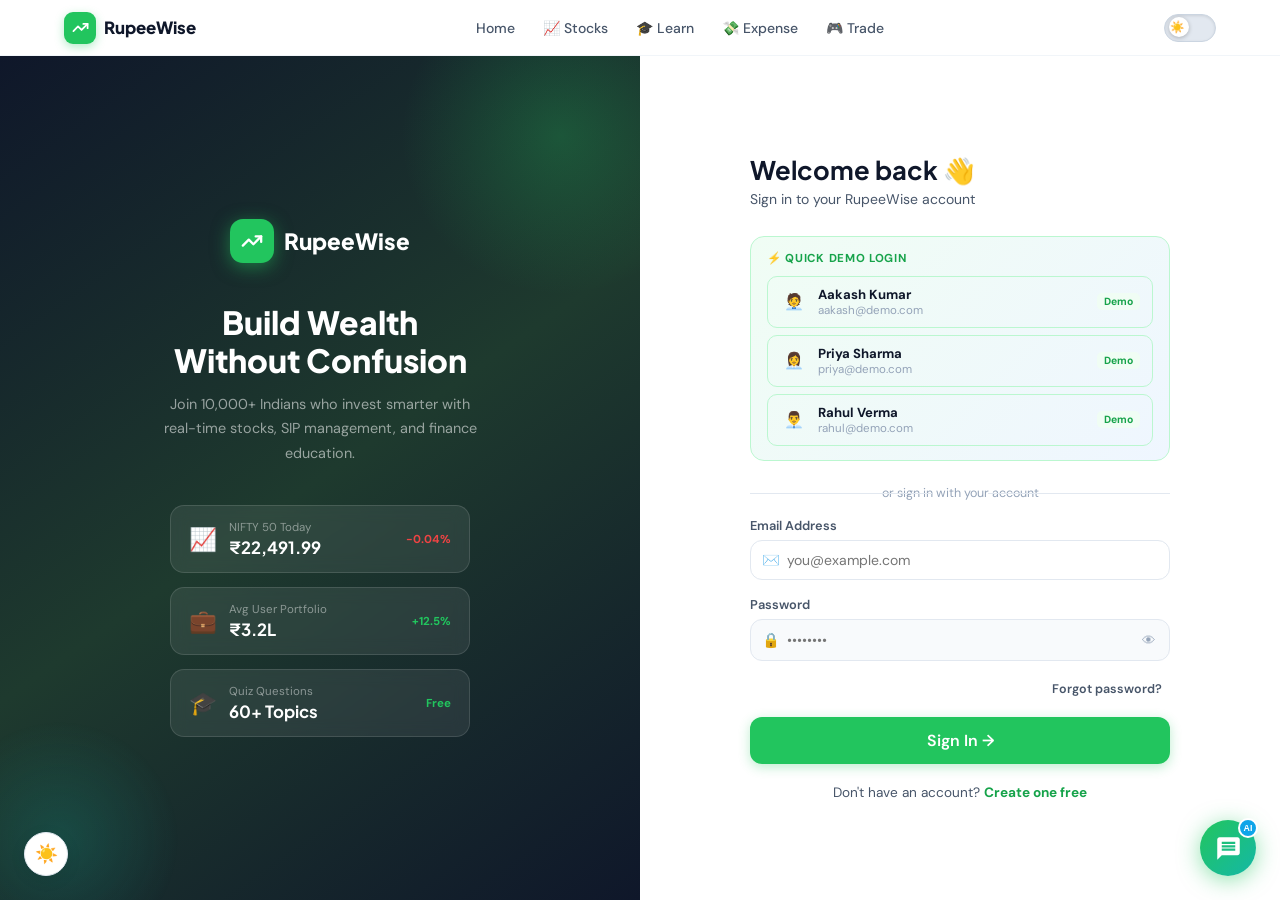
<file: login.html>
<!DOCTYPE html>
<html lang="en">
<head>
  <script>/* RupeeWise Dark Mode — no-flash */(function(){try{var d=localStorage.getItem('rw_dark_mode'),p=window.matchMedia('(prefers-color-scheme:dark)').matches;if(d==='true'||(d===null&&p))document.documentElement.setAttribute('data-theme','dark');}catch(e){}})();</script>
  <meta charset="UTF-8"/>
  <meta name="viewport" content="width=device-width,initial-scale=1.0"/>
  <title>Sign In — RupeeWise</title>
  <link rel="preconnect" href="https://fonts.googleapis.com"/>
  <link href="https://fonts.googleapis.com/css2?family=Plus+Jakarta+Sans:wght@400;500;600;700;800&family=DM+Sans:ital,wght@0,300;0,400;0,500;0,600;1,400&display=swap" rel="stylesheet"/>
  <link rel="stylesheet" href="style.css"/>
  <style>
    /* ── AUTH-SPECIFIC STYLES ─────────────────────────────── */
    .auth-root {
      min-height: calc(100vh - var(--nav-h));
      display: grid;
      grid-template-columns: 1fr 1fr;
    }
    @media(max-width:768px){ .auth-root{grid-template-columns:1fr} .auth-panel{display:none!important} }

    /* Left decorative panel */
    .auth-panel {
      background: linear-gradient(145deg, #0f172a 0%, #1e3a2e 50%, #0f172a 100%);
      display: flex; flex-direction: column; align-items: center; justify-content: center;
      padding: 48px; position: relative; overflow: hidden;
    }
    .auth-panel::before {
      content:''; position:absolute; top:-80px; right:-80px;
      width:320px; height:320px; background:radial-gradient(circle, rgba(34,197,94,.25) 0%, transparent 70%);
      border-radius:50%;
    }
    .auth-panel::after {
      content:''; position:absolute; bottom:-60px; left:-60px;
      width:240px; height:240px; background:radial-gradient(circle, rgba(20,184,166,.2) 0%, transparent 70%);
      border-radius:50%;
    }
    .panel-logo { display:flex; align-items:center; gap:10px; margin-bottom:40px; }
    .panel-logo-icon {
      width:44px; height:44px; background:var(--green); border-radius:13px;
      display:flex; align-items:center; justify-content:center;
      box-shadow:0 4px 18px rgba(34,197,94,.5);
    }
    .panel-logo-icon svg { width:22px; height:22px; }
    .panel-logo-text { font-family:var(--font-display); font-size:1.4rem; font-weight:800; color:#fff; }
    .panel-headline { font-family:var(--font-display); font-size:2rem; font-weight:800; color:#fff; line-height:1.2; text-align:center; margin-bottom:12px; }
    .panel-sub { color:rgba(255,255,255,.55); text-align:center; font-size:.9rem; line-height:1.7; max-width:320px; margin-bottom:40px; }
    .panel-stats { display:flex; flex-direction:column; gap:14px; width:100%; max-width:300px; }
    .panel-stat {
      background:rgba(255,255,255,.08); border:1px solid rgba(255,255,255,.12);
      border-radius:14px; padding:14px 18px; display:flex; align-items:center; gap:12px;
      backdrop-filter:blur(8px);
    }
    .panel-stat-icon { font-size:1.4rem; }
    .panel-stat-label { font-size:.72rem; color:rgba(255,255,255,.45); margin-bottom:2px; }
    .panel-stat-value { font-family:var(--font-display); font-weight:700; color:#fff; font-size:1.05rem; }
    .panel-stat-change { font-size:.72rem; color:var(--green); margin-left:auto; font-weight:700; }

    /* Right form panel */
    .auth-form-wrap {
      display:flex; align-items:center; justify-content:center; padding:32px 24px;
      background:var(--bg-card);
    }
    .auth-card { width:100%; max-width:420px; }
    .auth-logo-mobile {
      display:none; align-items:center; gap:8px; margin-bottom:24px;
      font-family:var(--font-display); font-weight:800; font-size:1.1rem;
    }
    @media(max-width:768px){ .auth-logo-mobile{display:flex} }
    .auth-logo-mobile-icon {
      width:32px; height:32px; background:var(--green); border-radius:9px;
      display:flex; align-items:center; justify-content:center;
    }
    .auth-logo-mobile-icon svg{ width:16px; height:16px; }
    .auth-title    { font-size:1.6rem; margin-bottom:4px; }
    .auth-subtitle { color:var(--text-secondary); font-size:.875rem; margin-bottom:28px; }

    /* Demo accounts strip */
    .demo-strip {
      background:linear-gradient(135deg,var(--green-bg),#eff6ff);
      border:1px solid var(--green-border); border-radius:14px;
      padding:14px 16px; margin-bottom:24px;
    }
    .demo-strip-title { font-size:.72rem; font-weight:700; color:var(--green-dark); text-transform:uppercase; letter-spacing:.06em; margin-bottom:10px; }
    .demo-accounts { display:flex; flex-direction:column; gap:7px; }
    .demo-account-btn {
      display:flex; align-items:center; gap:10px; padding:9px 12px;
      background:var(--white); border:1px solid var(--green-border);
      border-radius:10px; cursor:pointer; text-align:left; transition:all .18s; width:100%;
      font-family:var(--font-body);
    }
    .demo-account-btn:hover { background:var(--green-bg); transform:translateX(3px); }
    .demo-account-avatar { width:28px; height:28px; font-size:1rem; display:flex; align-items:center; justify-content:center; }
    .demo-account-info { flex:1; }
    .demo-account-name  { font-size:.82rem; font-weight:700; color:var(--text-primary); }
    .demo-account-email { font-size:.72rem; color:var(--text-muted); }
    .demo-account-tag { font-size:.65rem; font-weight:700; padding:2px 7px; border-radius:5px; background:var(--green-bg); color:var(--green-dark); }

    /* Form styles */
    .form-group   { margin-bottom:16px; }
    .form-label   { font-size:.8rem; font-weight:600; color:var(--text-secondary); display:block; margin-bottom:6px; }
    .form-input   { 
      width:100%; font-family:var(--font-body); font-size:.875rem; padding:11px 14px;
      background:var(--bg); border:1.5px solid var(--border); border-radius:var(--radius);
      color:var(--text-primary); outline:none; transition:border .18s,box-shadow .18s;
    }
    .form-input:focus { border-color:var(--green); box-shadow:0 0 0 3px rgba(34,197,94,.1); }
    .form-input.error { border-color:var(--red); box-shadow:0 0 0 3px rgba(239,68,68,.1); }
    .input-icon-wrap { position:relative; }
    .input-icon { position:absolute; left:12px; top:50%; transform:translateY(-50%); color:var(--text-muted); font-size:.9rem; pointer-events:none; }
    .input-icon-wrap .form-input { padding-left:36px; }
    .pw-toggle { position:absolute; right:12px; top:50%; transform:translateY(-50%); background:none; border:none; color:var(--text-muted); cursor:pointer; font-size:.85rem; padding:2px; }

    /* Error banner */
    .error-banner {
      background:var(--red-bg); border:1px solid var(--red-border); border-radius:10px;
      padding:10px 14px; margin-bottom:16px; font-size:.85rem; color:var(--red);
      display:flex; align-items:center; gap:8px;
    }

    /* Divider */
    .auth-divider { text-align:center; color:var(--text-muted); font-size:.78rem; margin:16px 0; position:relative; }
    .auth-divider::before,.auth-divider::after { content:''; position:absolute; top:50%; width:calc(50% - 28px); height:1px; background:var(--border); }
    .auth-divider::before{left:0}.auth-divider::after{right:0}
    .auth-switch { text-align:center; margin-top:20px; font-size:.85rem; color:var(--text-secondary); }
    .auth-switch a,.auth-switch button { color:var(--green-dark); font-weight:700; background:none; border:none; cursor:pointer; font-family:var(--font-body); font-size:.85rem; }

    [data-theme="dark"] .auth-form-wrap { background:var(--bg); }
    [data-theme="dark"] .demo-account-btn { background:var(--bg-hover); }
  </style>
</head>
<body>
<!-- ═══ NAVBAR ════════════════════════════════════════════ -->
<nav class="navbar">
  <div class="nav-inner">
    <a href="index.html" class="nav-logo">
      <div class="nav-logo-icon">
        <svg viewBox="0 0 24 24" fill="none" stroke="#fff" stroke-width="2.5" stroke-linecap="round" stroke-linejoin="round"><polyline points="22 7 13.5 15.5 8.5 10.5 2 17"/><polyline points="16 7 22 7 22 13"/></svg>
      </div>
      RupeeWise
    </a>
    <div class="nav-links">
      <a href="index.html"  class="nav-link" data-page="index.html">Home</a>
      <a href="stocks.html" class="nav-link" data-page="stocks.html">📈 Stocks</a>
      <a href="learn.html"  class="nav-link" data-page="learn.html">🎓 Learn</a>
      <a href="expense.html" class="nav-link" data-page="expense.html">💸 Expense</a>
      <a href="trading.html" class="nav-link" data-page="trading.html">🎮 Trade</a>
    </div>
    <div class="nav-actions">
      <button class="dark-toggle" onclick="toggleDarkMode()">🌙</button>
      <button class="hamburger" id="hamburger" onclick="toggleMobileMenu()">☰</button>
    </div>
  </div>
  <div class="mobile-menu" id="mobile-menu">
    <a href="index.html" class="nav-link">🏠 Home</a>
    <a href="stocks.html" class="nav-link">📈 Stocks</a>
    <a href="learn.html" class="nav-link">🎓 Learn</a>
  </div>
</nav>

<!-- ═══ AUTH ROOT ══════════════════════════════════════════ -->
<div class="auth-root">

  <!-- ── LEFT PANEL ── -->
  <div class="auth-panel">
    <div class="panel-logo">
      <div class="panel-logo-icon">
        <svg viewBox="0 0 24 24" fill="none" stroke="#fff" stroke-width="2.5" stroke-linecap="round" stroke-linejoin="round"><polyline points="22 7 13.5 15.5 8.5 10.5 2 17"/><polyline points="16 7 22 7 22 13"/></svg>
      </div>
      <span class="panel-logo-text">RupeeWise</span>
    </div>
    <h2 class="panel-headline">Build Wealth<br>Without Confusion</h2>
    <p class="panel-sub">Join 10,000+ Indians who invest smarter with real-time stocks, SIP management, and finance education.</p>
    <div class="panel-stats">
      <div class="panel-stat">
        <div class="panel-stat-icon">📈</div>
        <div>
          <div class="panel-stat-label">NIFTY 50 Today</div>
          <div class="panel-stat-value" id="panel-nifty">22,540.80</div>
        </div>
        <div class="panel-stat-change" id="panel-nifty-chg">+0.57%</div>
      </div>
      <div class="panel-stat">
        <div class="panel-stat-icon">💼</div>
        <div>
          <div class="panel-stat-label">Avg User Portfolio</div>
          <div class="panel-stat-value">₹3.2L</div>
        </div>
        <div class="panel-stat-change">+12.5%</div>
      </div>
      <div class="panel-stat">
        <div class="panel-stat-icon">🎓</div>
        <div>
          <div class="panel-stat-label">Quiz Questions</div>
          <div class="panel-stat-value">60+ Topics</div>
        </div>
        <div class="panel-stat-change">Free</div>
      </div>
    </div>
  </div>

  <!-- ── RIGHT FORM ── -->
  <div class="auth-form-wrap">
    <div class="auth-card fade-up">

      <!-- Mobile logo -->
      <div class="auth-logo-mobile">
        <div class="auth-logo-mobile-icon">
          <svg viewBox="0 0 24 24" fill="none" stroke="#fff" stroke-width="2.5" stroke-linecap="round" stroke-linejoin="round"><polyline points="22 7 13.5 15.5 8.5 10.5 2 17"/><polyline points="16 7 22 7 22 13"/></svg>
        </div>
        RupeeWise
      </div>

      <h2 class="auth-title">Welcome back 👋</h2>
      <p class="auth-subtitle">Sign in to your RupeeWise account</p>

      <!-- Demo accounts -->
      <div class="demo-strip">
        <div class="demo-strip-title">⚡ Quick Demo Login</div>
        <div class="demo-accounts" id="demo-accounts-list">
          <!-- Populated by JS -->
        </div>
      </div>

      <div class="auth-divider">or sign in with your account</div>

      <!-- Error banner -->
      <div class="error-banner hide" id="login-error">
        <span>❌</span><span id="login-error-text"></span>
      </div>

      <!-- Login Form -->
      <form id="login-form" onsubmit="doLogin(event)">
        <div class="form-group">
          <label class="form-label">Email Address</label>
          <div class="input-icon-wrap">
            <span class="input-icon">✉️</span>
            <input type="email" id="login-email" class="form-input" placeholder="you@example.com" required autocomplete="email"/>
          </div>
        </div>
        <div class="form-group">
          <label class="form-label">Password</label>
          <div class="input-icon-wrap" style="position:relative">
            <span class="input-icon">🔒</span>
            <input type="password" id="login-password" class="form-input" placeholder="••••••••" required autocomplete="current-password"/>
            <button type="button" class="pw-toggle" onclick="togglePw('login-password',this)">👁</button>
          </div>
        </div>
        <div style="display:flex;align-items:center;justify-content:flex-end;margin-bottom:16px">
          <button type="button" class="btn btn-ghost" style="font-size:.78rem;padding:4px 8px;border-radius:6px">Forgot password?</button>
        </div>
        <button type="submit" class="btn btn-primary w-full" style="padding:13px;font-size:1rem;border-radius:12px" id="login-btn">
          Sign In →
        </button>
      </form>

      <div class="auth-switch">
        Don't have an account? <a href="register.html">Create one free</a>
      </div>
    </div>
  </div>
</div>

<div id="toast-container"></div>
<script src="script.js"></script>
<script src="api.js"></script>
<script src="auth.js"></script>
<script>
document.addEventListener('DOMContentLoaded', () => {
  // Redirect if already logged in
  if (Auth.isLoggedIn()) { window.location.href = 'dashboard.html'; return; }

  // Render demo account buttons
  const demos = Auth.getDemoAccounts();
  document.getElementById('demo-accounts-list').innerHTML = demos.map(d => `
    <button class="demo-account-btn" onclick="fillDemo('${d.email}','${d.password}')">
      <div class="demo-account-avatar">${d.avatar}</div>
      <div class="demo-account-info">
        <div class="demo-account-name">${d.name}</div>
        <div class="demo-account-email">${d.email}</div>
      </div>
      <span class="demo-account-tag">Demo</span>
    </button>`).join('');

  // Animate nifty
  StockAPI.init().then(() => {
    const idx = StockAPI.getNiftyIndex();
    const el  = document.getElementById('panel-nifty');
    const ce  = document.getElementById('panel-nifty-chg');
    if (el) el.textContent = formatINR(idx.value);
    if (ce) {
      ce.textContent  = (idx.changePct >= 0 ? '+' : '') + idx.changePct.toFixed(2) + '%';
      ce.style.color  = idx.changePct >= 0 ? 'var(--green)' : '#ef4444';
    }
  });
});

function fillDemo(email, password) {
  document.getElementById('login-email').value    = email;
  document.getElementById('login-password').value = password;
  toast('Demo credentials filled — click Sign In!', 'info');
}

function doLogin(e) {
  e.preventDefault();
  const email    = document.getElementById('login-email').value.trim();
  const password = document.getElementById('login-password').value;
  const errEl    = document.getElementById('login-error');
  const errText  = document.getElementById('login-error-text');
  const btn      = document.getElementById('login-btn');

  errEl.classList.add('hide');
  btn.textContent = 'Signing in…';
  btn.disabled    = true;

  setTimeout(() => {
    const result = Auth.login({ email, password });
    if (result.ok) {
      toast(`Welcome back, ${result.user.name.split(' ')[0]}! 👋`, 'success');
      setTimeout(() => window.location.href = 'dashboard.html', 600);
    } else {
      errText.textContent = result.error;
      errEl.classList.remove('hide');
      btn.textContent = 'Sign In →';
      btn.disabled    = false;
    }
  }, 400);
}

function togglePw(id, btn) {
  const input = document.getElementById(id);
  if (input.type === 'password') { input.type = 'text'; btn.textContent = '🙈'; }
  else { input.type = 'password'; btn.textContent = '👁'; }
}
</script>
<script src="chatbot.js"></script>
</body>
</html>
</file>
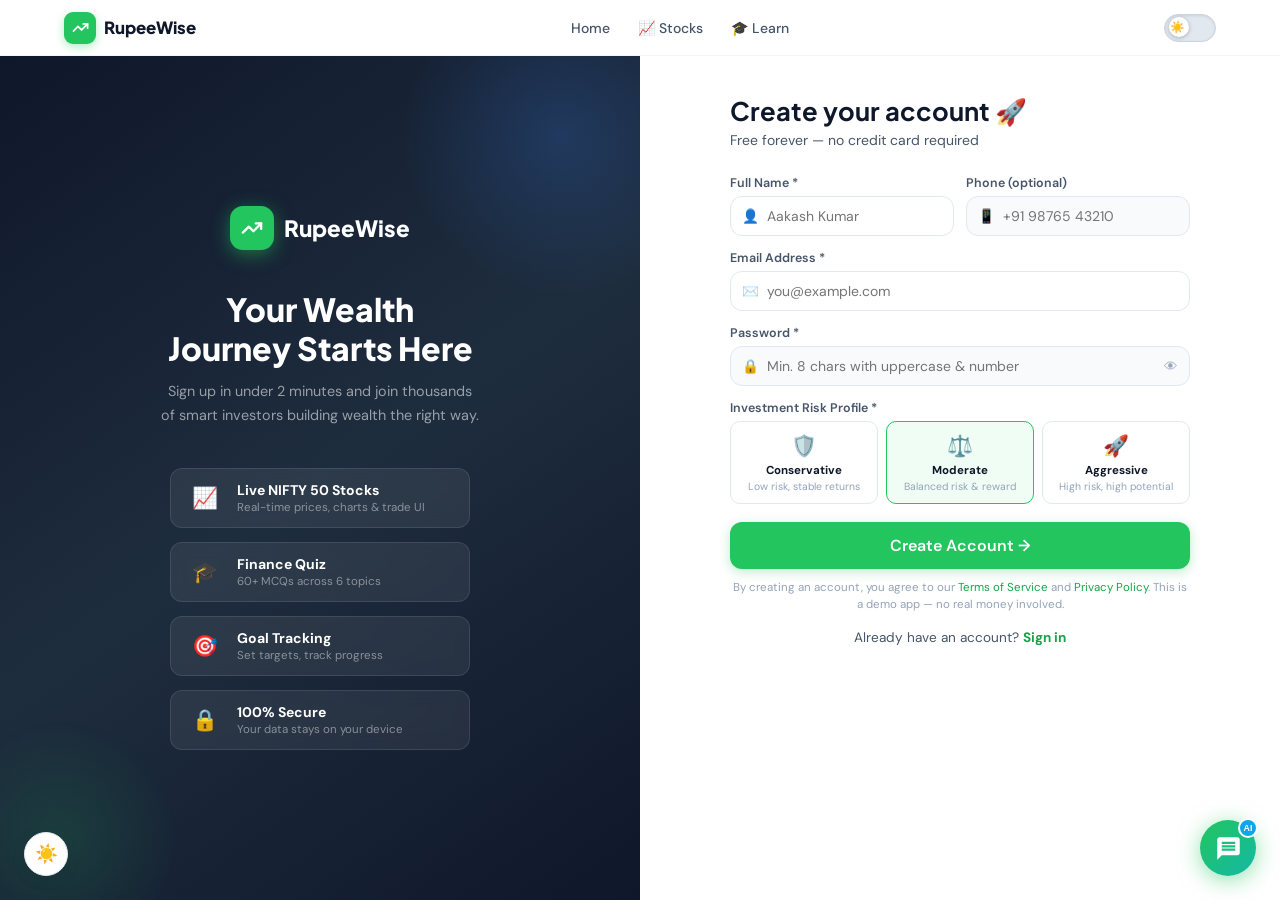
<file: register.html>
<!DOCTYPE html>
<html lang="en">
<head>
  <script>/* RupeeWise Dark Mode — no-flash */(function(){try{var d=localStorage.getItem('rw_dark_mode'),p=window.matchMedia('(prefers-color-scheme:dark)').matches;if(d==='true'||(d===null&&p))document.documentElement.setAttribute('data-theme','dark');}catch(e){}})();</script>
  <meta charset="UTF-8"/>
  <meta name="viewport" content="width=device-width,initial-scale=1.0"/>
  <title>Create Account — RupeeWise</title>
  <link rel="preconnect" href="https://fonts.googleapis.com"/>
  <link href="https://fonts.googleapis.com/css2?family=Plus+Jakarta+Sans:wght@400;500;600;700;800&family=DM+Sans:ital,wght@0,300;0,400;0,500;0,600;1,400&display=swap" rel="stylesheet"/>
  <link rel="stylesheet" href="style.css"/>
  <style>
    .auth-root { min-height:calc(100vh - var(--nav-h)); display:grid; grid-template-columns:1fr 1fr; }
    @media(max-width:768px){ .auth-root{grid-template-columns:1fr} .auth-panel{display:none!important} }
    .auth-panel {
      background: linear-gradient(145deg,#0f172a 0%,#1e2d3e 50%,#0f172a 100%);
      display:flex; flex-direction:column; align-items:center; justify-content:center;
      padding:48px; position:relative; overflow:hidden;
    }
    .auth-panel::before {
      content:''; position:absolute; top:-80px; right:-80px;
      width:320px; height:320px; background:radial-gradient(circle,rgba(59,130,246,.2) 0%,transparent 70%); border-radius:50%;
    }
    .auth-panel::after {
      content:''; position:absolute; bottom:-60px; left:-60px;
      width:240px; height:240px; background:radial-gradient(circle,rgba(34,197,94,.15) 0%,transparent 70%); border-radius:50%;
    }
    .panel-logo { display:flex; align-items:center; gap:10px; margin-bottom:40px; }
    .panel-logo-icon { width:44px; height:44px; background:var(--green); border-radius:13px; display:flex; align-items:center; justify-content:center; box-shadow:0 4px 18px rgba(34,197,94,.5); }
    .panel-logo-icon svg { width:22px; height:22px; }
    .panel-headline { font-family:var(--font-display); font-size:2rem; font-weight:800; color:#fff; line-height:1.2; text-align:center; margin-bottom:12px; }
    .panel-sub { color:rgba(255,255,255,.55); text-align:center; font-size:.9rem; line-height:1.7; max-width:320px; margin-bottom:40px; }
    .panel-benefits { display:flex; flex-direction:column; gap:14px; width:100%; max-width:300px; }
    .panel-benefit {
      display:flex; align-items:center; gap:14px;
      background:rgba(255,255,255,.07); border:1px solid rgba(255,255,255,.1);
      border-radius:12px; padding:12px 16px; backdrop-filter:blur(8px);
    }
    .benefit-icon  { font-size:1.3rem; width:36px; text-align:center; }
    .benefit-title { font-weight:700; color:#fff; font-size:.875rem; margin-bottom:1px; }
    .benefit-sub   { font-size:.72rem; color:rgba(255,255,255,.45); }

    .auth-form-wrap { display:flex; align-items:flex-start; justify-content:center; padding:32px 24px; background:var(--bg-card); overflow-y:auto; }
    [data-theme="dark"] .auth-form-wrap { background:var(--bg); }
    .auth-card { width:100%; max-width:460px; padding:8px 0; }
    .auth-title    { font-size:1.6rem; margin-bottom:4px; }
    .auth-subtitle { color:var(--text-secondary); font-size:.875rem; margin-bottom:26px; }

    .auth-logo-mobile { display:none; align-items:center; gap:8px; margin-bottom:20px; font-family:var(--font-display); font-weight:800; font-size:1.1rem; }
    @media(max-width:768px){ .auth-logo-mobile{display:flex} }
    .auth-logo-mobile-icon { width:32px; height:32px; background:var(--green); border-radius:9px; display:flex; align-items:center; justify-content:center; }
    .auth-logo-mobile-icon svg{ width:16px; height:16px; }

    .form-group  { margin-bottom:14px; }
    .form-row    { display:grid; grid-template-columns:1fr 1fr; gap:12px; }
    @media(max-width:480px){ .form-row{grid-template-columns:1fr} }
    .form-label  { font-size:.78rem; font-weight:600; color:var(--text-secondary); display:block; margin-bottom:5px; }
    .form-input  {
      width:100%; font-family:var(--font-body); font-size:.875rem; padding:10px 14px;
      background:var(--bg); border:1.5px solid var(--border); border-radius:var(--radius);
      color:var(--text-primary); outline:none; transition:border .18s,box-shadow .18s;
    }
    .form-input:focus { border-color:var(--green); box-shadow:0 0 0 3px rgba(34,197,94,.1); }
    .form-input.error { border-color:var(--red); }
    .input-icon-wrap { position:relative; }
    .input-icon { position:absolute; left:12px; top:50%; transform:translateY(-50%); color:var(--text-muted); font-size:.85rem; pointer-events:none; }
    .input-icon-wrap .form-input { padding-left:36px; }
    .pw-toggle { position:absolute; right:12px; top:50%; transform:translateY(-50%); background:none; border:none; color:var(--text-muted); cursor:pointer; font-size:.85rem; }

    /* Password strength */
    .pw-strength { margin-top:6px; }
    .pw-strength-bar { height:4px; background:var(--border); border-radius:2px; overflow:hidden; margin-bottom:4px; }
    .pw-strength-fill { height:100%; border-radius:2px; transition:width .3s,background .3s; }
    .pw-strength-label { font-size:.72rem; font-weight:600; }

    /* Risk profile cards */
    .risk-cards { display:grid; grid-template-columns:repeat(3,1fr); gap:8px; }
    .risk-card {
      border:1.5px solid var(--border); border-radius:10px; padding:10px 8px; text-align:center;
      cursor:pointer; transition:all .18s;
    }
    .risk-card:hover { border-color:var(--green); background:var(--green-bg); }
    .risk-card.selected { border-color:var(--green); background:var(--green-bg); }
    .risk-card input { display:none; }
    .risk-emoji { font-size:1.3rem; margin-bottom:4px; }
    .risk-label { font-size:.72rem; font-weight:700; color:var(--text-primary); margin-bottom:2px; }
    .risk-desc  { font-size:.65rem; color:var(--text-muted); }

    .error-banner { background:var(--red-bg); border:1px solid var(--red-border); border-radius:10px; padding:10px 14px; margin-bottom:14px; font-size:.85rem; color:var(--red); display:flex; align-items:center; gap:8px; }
    .auth-divider { text-align:center; color:var(--text-muted); font-size:.78rem; margin:14px 0; position:relative; }
    .auth-divider::before,.auth-divider::after{ content:''; position:absolute; top:50%; width:calc(50% - 28px); height:1px; background:var(--border); }
    .auth-divider::before{left:0}.auth-divider::after{right:0}
    .auth-switch { text-align:center; margin-top:16px; font-size:.85rem; color:var(--text-secondary); }
    .auth-switch a { color:var(--green-dark); font-weight:700; }
    .terms-note { font-size:.72rem; color:var(--text-muted); text-align:center; margin-top:10px; line-height:1.5; }
    .terms-note a { color:var(--green-dark); }
  </style>
</head>
<body>
<nav class="navbar">
  <div class="nav-inner">
    <a href="index.html" class="nav-logo">
      <div class="nav-logo-icon"><svg viewBox="0 0 24 24" fill="none" stroke="#fff" stroke-width="2.5" stroke-linecap="round" stroke-linejoin="round"><polyline points="22 7 13.5 15.5 8.5 10.5 2 17"/><polyline points="16 7 22 7 22 13"/></svg></div>
      RupeeWise
    </a>
    <div class="nav-links">
      <a href="index.html" class="nav-link" data-page="index.html">Home</a>
      <a href="stocks.html" class="nav-link" data-page="stocks.html">📈 Stocks</a>
      <a href="learn.html" class="nav-link" data-page="learn.html">🎓 Learn</a>
    </div>
    <div class="nav-actions">
      <button class="dark-toggle" onclick="toggleDarkMode()">🌙</button>
      <button class="hamburger" id="hamburger" onclick="toggleMobileMenu()">☰</button>
    </div>
  </div>
  <div class="mobile-menu" id="mobile-menu">
    <a href="index.html" class="nav-link">🏠 Home</a>
    <a href="stocks.html" class="nav-link">📈 Stocks</a>
    <a href="learn.html" class="nav-link">🎓 Learn</a>
  </div>
</nav>

<div class="auth-root">
  <!-- Left panel -->
  <div class="auth-panel">
    <div class="panel-logo">
      <div class="panel-logo-icon"><svg viewBox="0 0 24 24" fill="none" stroke="#fff" stroke-width="2.5" stroke-linecap="round" stroke-linejoin="round"><polyline points="22 7 13.5 15.5 8.5 10.5 2 17"/><polyline points="16 7 22 7 22 13"/></svg></div>
      <span style="font-family:var(--font-display);font-size:1.4rem;font-weight:800;color:#fff">RupeeWise</span>
    </div>
    <h2 class="panel-headline">Your Wealth<br>Journey Starts Here</h2>
    <p class="panel-sub">Sign up in under 2 minutes and join thousands of smart investors building wealth the right way.</p>
    <div class="panel-benefits">
      <div class="panel-benefit"><div class="benefit-icon">📈</div><div><div class="benefit-title">Live NIFTY 50 Stocks</div><div class="benefit-sub">Real-time prices, charts & trade UI</div></div></div>
      <div class="panel-benefit"><div class="benefit-icon">🎓</div><div><div class="benefit-title">Finance Quiz</div><div class="benefit-sub">60+ MCQs across 6 topics</div></div></div>
      <div class="panel-benefit"><div class="benefit-icon">🎯</div><div><div class="benefit-title">Goal Tracking</div><div class="benefit-sub">Set targets, track progress</div></div></div>
      <div class="panel-benefit"><div class="benefit-icon">🔒</div><div><div class="benefit-title">100% Secure</div><div class="benefit-sub">Your data stays on your device</div></div></div>
    </div>
  </div>

  <!-- Right form -->
  <div class="auth-form-wrap">
    <div class="auth-card fade-up">
      <div class="auth-logo-mobile">
        <div class="auth-logo-mobile-icon"><svg viewBox="0 0 24 24" fill="none" stroke="#fff" stroke-width="2.5" stroke-linecap="round" stroke-linejoin="round"><polyline points="22 7 13.5 15.5 8.5 10.5 2 17"/><polyline points="16 7 22 7 22 13"/></svg></div>
        RupeeWise
      </div>
      <h2 class="auth-title">Create your account 🚀</h2>
      <p class="auth-subtitle">Free forever — no credit card required</p>

      <div class="error-banner hide" id="reg-error"><span>❌</span><span id="reg-error-text"></span></div>

      <form id="reg-form" onsubmit="doRegister(event)">
        <div class="form-row">
          <div class="form-group">
            <label class="form-label">Full Name *</label>
            <div class="input-icon-wrap"><span class="input-icon">👤</span><input type="text" id="reg-name" class="form-input" placeholder="Aakash Kumar" required/></div>
          </div>
          <div class="form-group">
            <label class="form-label">Phone (optional)</label>
            <div class="input-icon-wrap"><span class="input-icon">📱</span><input type="tel" id="reg-phone" class="form-input" placeholder="+91 98765 43210"/></div>
          </div>
        </div>

        <div class="form-group">
          <label class="form-label">Email Address *</label>
          <div class="input-icon-wrap"><span class="input-icon">✉️</span><input type="email" id="reg-email" class="form-input" placeholder="you@example.com" required autocomplete="email"/></div>
        </div>

        <div class="form-group">
          <label class="form-label">Password *</label>
          <div class="input-icon-wrap" style="position:relative">
            <span class="input-icon">🔒</span>
            <input type="password" id="reg-password" class="form-input" placeholder="Min. 8 chars with uppercase & number" oninput="updateStrength(this.value)" required autocomplete="new-password"/>
            <button type="button" class="pw-toggle" onclick="togglePw('reg-password',this)">👁</button>
          </div>
          <div class="pw-strength" id="pw-strength" style="display:none">
            <div class="pw-strength-bar"><div class="pw-strength-fill" id="pw-fill" style="width:0%"></div></div>
            <span class="pw-strength-label" id="pw-label" style="color:var(--text-muted)">Weak</span>
          </div>
        </div>

        <div class="form-group">
          <label class="form-label">Investment Risk Profile *</label>
          <div class="risk-cards">
            <label class="risk-card" onclick="selectRisk('conservative',this)">
              <input type="radio" name="risk" value="conservative"/>
              <div class="risk-emoji">🛡️</div>
              <div class="risk-label">Conservative</div>
              <div class="risk-desc">Low risk, stable returns</div>
            </label>
            <label class="risk-card selected" onclick="selectRisk('moderate',this)">
              <input type="radio" name="risk" value="moderate" checked/>
              <div class="risk-emoji">⚖️</div>
              <div class="risk-label">Moderate</div>
              <div class="risk-desc">Balanced risk & reward</div>
            </label>
            <label class="risk-card" onclick="selectRisk('aggressive',this)">
              <input type="radio" name="risk" value="aggressive"/>
              <div class="risk-emoji">🚀</div>
              <div class="risk-label">Aggressive</div>
              <div class="risk-desc">High risk, high potential</div>
            </label>
          </div>
        </div>

        <button type="submit" class="btn btn-primary w-full" style="padding:13px;font-size:1rem;border-radius:12px;margin-top:4px" id="reg-btn">
          Create Account →
        </button>

        <p class="terms-note">By creating an account, you agree to our <a href="#">Terms of Service</a> and <a href="#">Privacy Policy</a>. This is a demo app — no real money involved.</p>
      </form>

      <div class="auth-switch">Already have an account? <a href="login.html">Sign in</a></div>
    </div>
  </div>
</div>

<div id="toast-container"></div>
<script src="script.js"></script>
<script src="auth.js"></script>
<script>
document.addEventListener('DOMContentLoaded', () => {
  if (Auth.isLoggedIn()) { window.location.href = 'dashboard.html'; return; }
});

let selectedRisk = 'moderate';

function selectRisk(value, card) {
  selectedRisk = value;
  document.querySelectorAll('.risk-card').forEach(c => c.classList.remove('selected'));
  card.classList.add('selected');
}

function updateStrength(val) {
  const bar  = document.getElementById('pw-fill');
  const lbl  = document.getElementById('pw-label');
  const wrap = document.getElementById('pw-strength');
  if (!val) { wrap.style.display = 'none'; return; }
  wrap.style.display = 'block';
  const { score, label, color } = getPasswordStrength(val);
  bar.style.width      = score + '%';
  bar.style.background = color;
  lbl.textContent      = label;
  lbl.style.color      = color;
}

function togglePw(id, btn) {
  const input = document.getElementById(id);
  input.type  = input.type === 'password' ? 'text' : 'password';
  btn.textContent = input.type === 'password' ? '👁' : '🙈';
}

function doRegister(e) {
  e.preventDefault();
  const errEl  = document.getElementById('reg-error');
  const errTxt = document.getElementById('reg-error-text');
  const btn    = document.getElementById('reg-btn');
  errEl.classList.add('hide');
  btn.textContent = 'Creating account…';
  btn.disabled    = true;

  setTimeout(() => {
    const result = Auth.register({
      name:        document.getElementById('reg-name').value.trim(),
      email:       document.getElementById('reg-email').value.trim(),
      password:    document.getElementById('reg-password').value,
      phone:       document.getElementById('reg-phone').value.trim(),
      riskProfile: selectedRisk,
    });

    if (result.ok) {
      toast(`Account created! Welcome, ${result.user.name.split(' ')[0]}! 🎉`, 'success');
      setTimeout(() => window.location.href = 'dashboard.html', 700);
    } else {
      errTxt.textContent = result.error;
      errEl.classList.remove('hide');
      btn.textContent = 'Create Account →';
      btn.disabled    = false;
    }
  }, 500);
}
</script>
<script src="chatbot.js"></script>
</body>
</html>
</file>
<file: style.css>
/* ============================================================
   RupeeWise v2 — style.css
   Minimal, Groww/Zerodha-inspired design system
   ============================================================ */

/* ── GOOGLE FONTS ─────────────────────────────────────────── */
@import url('https://fonts.googleapis.com/css2?family=Plus+Jakarta+Sans:wght@400;500;600;700;800&family=DM+Sans:ital,wght@0,300;0,400;0,500;0,600;1,400&display=swap');

/* ── CSS VARIABLES (Light + Dark) ────────────────────────── */
:root {
  --green:        #22c55e;
  --green-dark:   #16a34a;
  --green-light:  #4ade80;
  --green-bg:     #f0fdf4;
  --green-border: #bbf7d0;
  --red:          #ef4444;
  --red-bg:       #fef2f2;
  --red-border:   #fecaca;
  --teal:         #14b8a6;
  --blue:         #3b82f6;
  --amber:        #f59e0b;
  --violet:       #8b5cf6;

  --bg:           #f8fafc;
  --bg-card:      #ffffff;
  --bg-hover:     #f1f5f9;
  --border:       #e2e8f0;
  --border-light: #f1f5f9;

  --text-primary:   #0f172a;
  --text-secondary: #475569;
  --text-muted:     #94a3b8;
  --text-inverse:   #ffffff;

  --shadow-xs: 0 1px 2px rgba(0,0,0,.05);
  --shadow-sm: 0 1px 6px rgba(0,0,0,.06);
  --shadow-md: 0 4px 16px rgba(0,0,0,.08);
  --shadow-lg: 0 8px 32px rgba(0,0,0,.12);

  --radius-sm: 8px;
  --radius:    12px;
  --radius-lg: 16px;
  --radius-xl: 20px;

  --font-display: 'Plus Jakarta Sans', sans-serif;
  --font-body:    'DM Sans', sans-serif;

  --nav-h: 56px;
  --transition: all 0.2s ease;
}

/* ── DARK MODE ────────────────────────────────────────────── */
[data-theme="dark"] {
  --bg:           #0f172a;
  --bg-card:      #1e293b;
  --bg-hover:     #334155;
  --border:       #334155;
  --border-light: #1e293b;

  --text-primary:   #f1f5f9;
  --text-secondary: #94a3b8;
  --text-muted:     #64748b;

  --green-bg:     rgba(34,197,94,0.12);
  --green-border: rgba(34,197,94,0.25);
  --red-bg:       rgba(239,68,68,0.12);
  --red-border:   rgba(239,68,68,0.25);

  --shadow-sm: 0 1px 6px rgba(0,0,0,.3);
  --shadow-md: 0 4px 16px rgba(0,0,0,.35);
  --shadow-lg: 0 8px 32px rgba(0,0,0,.45);
}

/* ── RESET & BASE ─────────────────────────────────────────── */
*, *::before, *::after { box-sizing: border-box; margin: 0; padding: 0; }
html { scroll-behavior: smooth; font-size: 16px; }
body {
  font-family: var(--font-body);
  background: var(--bg);
  color: var(--text-primary);
  -webkit-font-smoothing: antialiased;
  min-height: 100vh;
  transition: background 0.3s ease, color 0.3s ease;
}
h1, h2, h3, h4, h5 { font-family: var(--font-display); font-weight: 700; line-height: 1.2; }
a { text-decoration: none; color: inherit; }
button { cursor: pointer; font-family: var(--font-body); }
img { max-width: 100%; display: block; }
::-webkit-scrollbar { width: 5px; height: 5px; }
::-webkit-scrollbar-track { background: var(--bg); }
::-webkit-scrollbar-thumb { background: var(--border); border-radius: 99px; }
::-webkit-scrollbar-thumb:hover { background: var(--text-muted); }
::selection { background: var(--green-bg); color: var(--green-dark); }

/* ── LAYOUT UTILITIES ─────────────────────────────────────── */
.container   { max-width: 1200px; margin: 0 auto; padding: 0 24px; }
.page-body   { padding: 28px 0 60px; }
.hide        { display: none !important; }
.flex        { display: flex; }
.flex-center { display: flex; align-items: center; justify-content: center; }
.gap-8       { gap: 8px; }
.gap-12      { gap: 12px; }
.gap-16      { gap: 16px; }
.mt-8        { margin-top: 8px; }
.mt-16       { margin-top: 16px; }
.mt-24       { margin-top: 24px; }
.mb-16       { margin-bottom: 16px; }
.mb-24       { margin-bottom: 24px; }
.text-sm     { font-size: .85rem; }
.text-xs     { font-size: .75rem; }
.text-green  { color: var(--green-dark); }
.text-red    { color: var(--red); }
.text-muted  { color: var(--text-muted); }
.fw-600      { font-weight: 600; }
.fw-700      { font-weight: 700; }
.fw-800      { font-weight: 800; }
.text-right  { text-align: right; }
.text-center { text-align: center; }
.w-full      { width: 100%; }
.overflow-x  { overflow-x: auto; }

/* ── ANIMATIONS ───────────────────────────────────────────── */
@keyframes fadeUp   { from { opacity:0; transform:translateY(18px); } to { opacity:1; transform:translateY(0); } }
@keyframes fadeIn   { from { opacity:0; } to { opacity:1; } }
@keyframes slideRight { from { opacity:0; transform:translateX(-16px); } to { opacity:1; transform:translateX(0); } }
@keyframes pulse    { 0%,100%{ opacity:1; } 50%{ opacity:.4; } }
@keyframes spin     { to { transform:rotate(360deg); } }
@keyframes shimmer  { 0%{ background-position:200% 0; } 100%{ background-position:-200% 0; } }

.fade-up   { animation: fadeUp   0.45s ease both; }
.fade-in   { animation: fadeIn   0.35s ease both; }
.slide-in  { animation: slideRight 0.4s ease both; }

.d1 { animation-delay: .06s; }
.d2 { animation-delay: .12s; }
.d3 { animation-delay: .18s; }
.d4 { animation-delay: .24s; }
.d5 { animation-delay: .30s; }
.d6 { animation-delay: .36s; }

/* ── SKELETON LOADER ─────────────────────────────────────── */
.skeleton {
  background: linear-gradient(90deg, var(--border-light) 25%, var(--bg-hover) 50%, var(--border-light) 75%);
  background-size: 200% 100%;
  animation: shimmer 1.4s infinite;
  border-radius: var(--radius-sm);
}

/* ── NAVBAR ───────────────────────────────────────────────── */
.navbar {
  position: sticky; top: 0; z-index: 800;
  background: rgba(255,255,255,0.9);
  backdrop-filter: blur(14px);
  -webkit-backdrop-filter: blur(14px);
  border-bottom: 1px solid var(--border-light);
  height: var(--nav-h);
  transition: background 0.3s ease, border-color 0.3s ease;
}
[data-theme="dark"] .navbar {
  background: rgba(15,23,42,0.92);
}
.nav-inner {
  max-width: 1200px; margin: 0 auto; padding: 0 24px;
  height: 100%; display: flex; align-items: center; justify-content: space-between;
}
.nav-logo {
  display: flex; align-items: center; gap: 8px;
  font-family: var(--font-display); font-weight: 800; font-size: 1.05rem;
  color: var(--text-primary); background: none; border: none;
  text-decoration: none;
}
.nav-logo-icon {
  width: 32px; height: 32px; border-radius: 9px;
  background: var(--green); display: flex; align-items: center; justify-content: center;
  box-shadow: 0 3px 10px rgba(34,197,94,.35);
}
.nav-logo-icon svg { width: 17px; height: 17px; }
.nav-links { display: flex; align-items: center; gap: 2px; }
.nav-link {
  padding: 7px 13px; border-radius: 9px; border: none; background: none;
  font-size: .875rem; font-weight: 500; color: var(--text-secondary);
  transition: var(--transition); font-family: var(--font-body);
  text-decoration: none; display: flex; align-items: center; gap: 5px;
}
.nav-link:hover  { background: var(--bg-hover); color: var(--text-primary); }
.nav-link.active { background: var(--green-bg); color: var(--green-dark); font-weight: 600; }
.nav-link svg    { width: 15px; height: 15px; }
.nav-actions { display: flex; align-items: center; gap: 10px; }

/* Dark mode toggle */
.dark-toggle {
  width: 36px; height: 36px; border-radius: 9px;
  background: var(--bg-hover); border: 1px solid var(--border);
  display: flex; align-items: center; justify-content: center;
  font-size: 1rem; transition: var(--transition); cursor: pointer;
}
.dark-toggle:hover { background: var(--border); }

/* Hamburger */
.hamburger {
  display: none; width: 36px; height: 36px; border-radius: 9px;
  background: var(--bg-hover); border: none; align-items: center;
  justify-content: center; font-size: 1.1rem; color: var(--text-primary);
  transition: var(--transition);
}
.hamburger:hover { background: var(--border); }

/* Mobile menu */
.mobile-menu {
  display: none; flex-direction: column; gap: 4px;
  background: var(--bg-card); border-top: 1px solid var(--border);
  padding: 12px 20px 16px; animation: fadeIn 0.2s ease;
}
.mobile-menu.open { display: flex; }
.mobile-menu .nav-link { justify-content: flex-start; padding: 12px 14px; }

/* ── BUTTONS ──────────────────────────────────────────────── */
.btn {
  display: inline-flex; align-items: center; justify-content: center; gap: 7px;
  border: none; border-radius: 999px; padding: 10px 22px;
  font-family: var(--font-body); font-weight: 600; font-size: .875rem;
  transition: var(--transition); cursor: pointer; white-space: nowrap;
}
.btn-primary {
  background: var(--green); color: #fff;
  box-shadow: 0 3px 12px rgba(34,197,94,.3);
}
.btn-primary:hover { background: var(--green-dark); transform: translateY(-1px); box-shadow: 0 5px 18px rgba(34,197,94,.35); }
.btn-outline {
  background: transparent; color: var(--text-primary);
  border: 1.5px solid var(--border);
}
.btn-outline:hover { background: var(--bg-hover); border-color: var(--text-muted); }
.btn-red { background: var(--red); color: #fff; box-shadow: 0 3px 12px rgba(239,68,68,.25); }
.btn-red:hover { background: #dc2626; transform: translateY(-1px); }
.btn-ghost { background: transparent; color: var(--text-secondary); padding: 8px 14px; }
.btn-ghost:hover { background: var(--bg-hover); color: var(--text-primary); }
.btn-sm { padding: 7px 16px; font-size: .8rem; }
.btn-lg { padding: 13px 30px; font-size: 1rem; }
.btn-icon {
  width: 36px; height: 36px; border-radius: 9px; padding: 0;
  background: var(--bg-hover); border: 1px solid var(--border); color: var(--text-secondary);
}
.btn-icon:hover { background: var(--border); color: var(--text-primary); }
.btn:disabled { opacity: .5; cursor: not-allowed; transform: none !important; }

/* ── CARDS ────────────────────────────────────────────────── */
.card {
  background: var(--bg-card); border: 1px solid var(--border);
  border-radius: var(--radius-lg); padding: 20px; box-shadow: var(--shadow-sm);
  transition: var(--transition);
}
.card:hover { box-shadow: var(--shadow-md); }
.card-clickable { cursor: pointer; }
.card-clickable:hover { border-color: var(--green-border); transform: translateY(-2px); }

/* ── BADGES ───────────────────────────────────────────────── */
.badge {
  display: inline-flex; align-items: center; gap: 4px;
  font-size: .7rem; font-weight: 700; padding: 3px 9px; border-radius: 999px;
}
.badge-green  { background: var(--green-bg);  color: var(--green-dark); border: 1px solid var(--green-border); }
.badge-red    { background: var(--red-bg);    color: var(--red);        border: 1px solid var(--red-border); }
.badge-blue   { background: #eff6ff; color: #1d4ed8; border: 1px solid #bfdbfe; }
.badge-amber  { background: #fffbeb; color: #b45309; border: 1px solid #fde68a; }
.badge-muted  { background: var(--bg-hover); color: var(--text-muted); border: 1px solid var(--border); }

/* ── INPUTS ───────────────────────────────────────────────── */
.input-wrap { position: relative; }
.input-wrap svg { position: absolute; left: 12px; top: 50%; transform: translateY(-50%); width: 16px; height: 16px; color: var(--text-muted); }
input[type="text"],input[type="search"],input[type="email"],input[type="number"],select,textarea {
  width: 100%; font-family: var(--font-body); font-size: .875rem;
  background: var(--bg-card); border: 1.5px solid var(--border);
  border-radius: var(--radius); padding: 10px 14px; color: var(--text-primary);
  transition: var(--transition); outline: none;
}
input:focus, select:focus, textarea:focus {
  border-color: var(--green); box-shadow: 0 0 0 3px rgba(34,197,94,.1);
}
.search-input { padding-left: 40px; }
[data-theme="dark"] input, [data-theme="dark"] select, [data-theme="dark"] textarea {
  background: var(--bg); border-color: var(--border);
}

/* ── PAGE HEADER ──────────────────────────────────────────── */
.page-header { margin-bottom: 24px; }
.page-header h1 { font-size: 1.7rem; margin-bottom: 4px; }
.page-header p  { color: var(--text-secondary); font-size: .9rem; }

/* ── SECTION HEADER ───────────────────────────────────────── */
.section-header { display: flex; align-items: center; justify-content: space-between; margin-bottom: 14px; }
.section-header h2 { font-size: 1.05rem; }

/* ── DIVIDER ──────────────────────────────────────────────── */
.divider { height: 1px; background: var(--border); margin: 20px 0; }

/* ── TOAST ────────────────────────────────────────────────── */
#toast-container {
  position: fixed; bottom: 24px; right: 24px; z-index: 9999;
  display: flex; flex-direction: column; gap: 8px; pointer-events: none;
}
.toast {
  background: var(--text-primary); color: var(--bg-card);
  padding: 12px 20px; border-radius: var(--radius);
  font-size: .85rem; font-weight: 500; box-shadow: var(--shadow-lg);
  animation: fadeUp 0.3s ease; display: flex; align-items: center; gap: 10px;
  min-width: 260px; max-width: 340px; pointer-events: auto;
}
.toast.success { border-left: 3px solid var(--green); }
.toast.error   { border-left: 3px solid var(--red); }
.toast.info    { border-left: 3px solid var(--blue); }

/* ── MODAL ────────────────────────────────────────────────── */
.modal-overlay {
  position: fixed; inset: 0; background: rgba(0,0,0,.5);
  backdrop-filter: blur(6px); z-index: 1000;
  display: flex; align-items: center; justify-content: center; padding: 16px;
  animation: fadeIn 0.2s ease;
}
.modal {
  background: var(--bg-card); border-radius: var(--radius-xl);
  padding: 28px; width: 100%; max-width: 540px;
  box-shadow: var(--shadow-lg); animation: fadeUp 0.3s ease;
  max-height: 90vh; overflow-y: auto;
}
.modal-header {
  display: flex; align-items: center; justify-content: space-between;
  margin-bottom: 22px;
}
.modal-header h3 { font-size: 1.1rem; }
.modal-close {
  width: 32px; height: 32px; border-radius: 8px;
  background: var(--bg-hover); border: none; font-size: 1rem;
  color: var(--text-secondary); cursor: pointer; display: flex; align-items: center; justify-content: center;
  transition: var(--transition);
}
.modal-close:hover { background: var(--border); color: var(--text-primary); }

/* ── LOADING SPINNER ─────────────────────────────────────── */
.spinner {
  width: 28px; height: 28px; border: 3px solid var(--border);
  border-top-color: var(--green); border-radius: 50%;
  animation: spin 0.7s linear infinite;
}
.loading-state {
  display: flex; flex-direction: column; align-items: center;
  justify-content: center; padding: 48px; gap: 14px; color: var(--text-muted);
  font-size: .875rem;
}

/* ── EMPTY STATE ─────────────────────────────────────────── */
.empty-state {
  text-align: center; padding: 48px 24px; color: var(--text-muted);
}
.empty-state-icon { font-size: 2.5rem; margin-bottom: 12px; }
.empty-state h3   { font-size: 1rem; color: var(--text-secondary); margin-bottom: 6px; }
.empty-state p    { font-size: .85rem; }

/* ── INDEX.HTML: HERO ──────────────────────────────────────── */
.hero {
  padding: 64px 0 72px;
  background: linear-gradient(160deg, var(--green-bg) 0%, var(--bg) 55%);
}
[data-theme="dark"] .hero {
  background: linear-gradient(160deg, rgba(34,197,94,.07) 0%, var(--bg) 55%);
}
.hero-grid { display: grid; grid-template-columns: 1fr 1fr; gap: 48px; align-items: center; }
.hero-eyebrow {
  display: inline-flex; align-items: center; gap: 6px;
  background: var(--green-bg); border: 1px solid var(--green-border);
  color: var(--green-dark); font-size: .75rem; font-weight: 700;
  padding: 5px 13px; border-radius: 999px; margin-bottom: 18px;
}
.hero-eyebrow .pulse-dot {
  width: 6px; height: 6px; background: var(--green); border-radius: 50%;
  animation: pulse 1.5s infinite;
}
.hero h1 { font-size: 3.1rem; line-height: 1.08; margin-bottom: 18px; }
.hero h1 .accent {
  background: linear-gradient(135deg, var(--green), var(--teal));
  -webkit-background-clip: text; -webkit-text-fill-color: transparent; background-clip: text;
}
.hero-desc { font-size: 1.05rem; color: var(--text-secondary); line-height: 1.7; margin-bottom: 28px; max-width: 480px; }
.hero-ctas { display: flex; gap: 12px; flex-wrap: wrap; margin-bottom: 28px; }
.hero-rating { display: flex; align-items: center; gap: 8px; font-size: .85rem; color: var(--text-secondary); }
.hero-stars  { color: var(--amber); letter-spacing: 1px; }
.hero-cards  { display: flex; flex-direction: column; gap: 12px; }
.hero-stat-card {
  background: var(--bg-card); border: 1px solid var(--border);
  border-radius: var(--radius-lg); padding: 16px 20px;
  box-shadow: var(--shadow-md); display: flex; align-items: center; gap: 14px;
  transition: var(--transition);
}
.hero-stat-card:hover { box-shadow: var(--shadow-lg); transform: translateX(4px); }
.hero-stat-icon { width: 42px; height: 42px; border-radius: 11px; display: flex; align-items: center; justify-content: center; font-size: 1.2rem; flex-shrink: 0; }
.hero-stat-label { font-size: .73rem; color: var(--text-muted); margin-bottom: 2px; font-weight: 500; }
.hero-stat-value { font-family: var(--font-display); font-weight: 800; font-size: 1.2rem; color: var(--text-primary); }
.hero-stat-sub   { font-size: .7rem; color: var(--text-muted); margin-top: 1px; }
.live-dot {
  font-size: .68rem; background: var(--green-bg); color: var(--green-dark);
  font-weight: 700; padding: 2px 8px; border-radius: 999px;
  border: 1px solid var(--green-border); margin-left: auto;
}

/* Features section (index.html) */
.features-section { padding: 72px 0; }
.section-eyebrow {
  font-size: .72rem; font-weight: 700; color: var(--green-dark);
  letter-spacing: .1em; text-transform: uppercase; margin-bottom: 10px;
}
.section-title { font-size: 2.2rem; margin-bottom: 10px; }
.section-sub   { color: var(--text-secondary); font-size: .95rem; line-height: 1.7; max-width: 520px; margin: 0 auto 48px; }
.features-grid { display: grid; grid-template-columns: repeat(3, 1fr); gap: 16px; }
.feature-card  {
  background: var(--bg-card); border: 1px solid var(--border);
  border-radius: var(--radius-xl); padding: 24px;
  transition: var(--transition);
}
.feature-card:hover { box-shadow: var(--shadow-md); transform: translateY(-3px); border-color: var(--green-border); }
.feature-icon  { width: 46px; height: 46px; border-radius: 12px; display: flex; align-items: center; justify-content: center; font-size: 1.3rem; margin-bottom: 16px; }
.feature-card h3 { font-size: .95rem; margin-bottom: 7px; }
.feature-card p  { font-size: .85rem; color: var(--text-secondary); line-height: 1.65; }

/* Quick links strip (index.html) */
.quick-links { display: grid; grid-template-columns: repeat(3, 1fr); gap: 14px; margin: 32px 0; }
.quick-link-card {
  background: var(--bg-card); border: 1.5px solid var(--border);
  border-radius: var(--radius-xl); padding: 22px 20px;
  display: flex; align-items: center; gap: 14px;
  transition: var(--transition); cursor: pointer; text-decoration: none; color: inherit;
}
.quick-link-card:hover { border-color: var(--green); box-shadow: var(--shadow-md); transform: translateY(-2px); }
.quick-link-icon { width: 46px; height: 46px; border-radius: 12px; display: flex; align-items: center; justify-content: center; font-size: 1.3rem; flex-shrink: 0; }
.quick-link-card h3 { font-size: .95rem; margin-bottom: 2px; }
.quick-link-card p  { font-size: .78rem; color: var(--text-muted); }
.quick-link-arrow   { margin-left: auto; color: var(--text-muted); font-size: .9rem; }

/* Footer */
.footer { background: var(--bg-card); border-top: 1px solid var(--border); padding: 52px 0 24px; }
.footer-grid { display: grid; grid-template-columns: 1.5fr 1fr 1fr 1fr; gap: 32px; margin-bottom: 40px; }
.footer-brand p { font-size: .875rem; color: var(--text-secondary); line-height: 1.65; margin-top: 10px; max-width: 240px; }
.footer-socials { display: flex; gap: 8px; margin-top: 16px; }
.social-btn { width: 32px; height: 32px; border-radius: 8px; background: var(--bg-hover); border: none; cursor: pointer; display: flex; align-items: center; justify-content: center; color: var(--text-secondary); font-size: .8rem; transition: var(--transition); }
.social-btn:hover { background: var(--green-bg); color: var(--green-dark); }
.footer-col h4   { font-size: .875rem; margin-bottom: 14px; color: var(--text-primary); }
.footer-col ul   { list-style: none; display: flex; flex-direction: column; gap: 9px; }
.footer-col a    { font-size: .85rem; color: var(--text-secondary); text-decoration: none; transition: var(--transition); }
.footer-col a:hover { color: var(--green-dark); }
.footer-bottom   { border-top: 1px solid var(--border); padding-top: 20px; text-align: center; font-size: .8rem; color: var(--text-muted); }

/* ── STOCKS PAGE ──────────────────────────────────────────── */
/* Toolbar */
.stocks-toolbar {
  display: flex; align-items: center; gap: 12px; flex-wrap: wrap;
  margin-bottom: 20px;
}
.stocks-toolbar .input-wrap { flex: 1; min-width: 220px; }
.filter-tabs { display: flex; gap: 4px; background: var(--bg-hover); border-radius: 10px; padding: 3px; }
.filter-tab {
  padding: 6px 14px; border-radius: 8px; border: none; background: none;
  font-size: .8rem; font-weight: 600; color: var(--text-secondary);
  cursor: pointer; transition: var(--transition); font-family: var(--font-body);
}
.filter-tab:hover  { color: var(--text-primary); }
.filter-tab.active { background: var(--bg-card); color: var(--green-dark); box-shadow: var(--shadow-xs); }

/* Stats bar */
.market-stats {
  display: grid; grid-template-columns: repeat(4, 1fr); gap: 12px; margin-bottom: 22px;
}
.market-stat-card {
  background: var(--bg-card); border: 1px solid var(--border);
  border-radius: var(--radius-lg); padding: 14px 16px; box-shadow: var(--shadow-xs);
}
.market-stat-label { font-size: .7rem; font-weight: 600; color: var(--text-muted); text-transform: uppercase; letter-spacing: .05em; margin-bottom: 5px; }
.market-stat-value { font-family: var(--font-display); font-weight: 800; font-size: 1.1rem; }
.market-stat-change { font-size: .75rem; font-weight: 600; margin-top: 3px; }

/* Stocks grid */
.stocks-grid { display: grid; grid-template-columns: repeat(4, 1fr); gap: 14px; }

/* Stock card */
.stock-card {
  background: var(--bg-card); border: 1px solid var(--border);
  border-radius: var(--radius-lg); padding: 16px;
  transition: var(--transition); cursor: pointer; position: relative; overflow: hidden;
}
.stock-card::after {
  content: ''; position: absolute; inset: 0; opacity: 0;
  transition: opacity 0.2s; pointer-events: none;
}
.stock-card.up::after   { background: linear-gradient(135deg, transparent 70%, rgba(34,197,94,.06)); }
.stock-card.down::after { background: linear-gradient(135deg, transparent 70%, rgba(239,68,68,.06)); }
.stock-card:hover { box-shadow: var(--shadow-md); transform: translateY(-2px); }
.stock-card:hover::after { opacity: 1; }
.stock-card:hover.up   { border-color: var(--green-border); }
.stock-card:hover.down { border-color: var(--red-border); }
.stock-logo {
  width: 36px; height: 36px; border-radius: 9px;
  background: var(--bg-hover); display: flex; align-items: center; justify-content: center;
  font-size: .7rem; font-weight: 800; color: var(--text-secondary); margin-bottom: 10px;
  font-family: var(--font-display);
}
.stock-symbol  { font-size: .7rem; font-weight: 700; color: var(--text-muted); margin-bottom: 2px; }
.stock-name    { font-size: .875rem; font-weight: 700; color: var(--text-primary); margin-bottom: 8px; line-height: 1.3; }
.stock-sector  { font-size: .68rem; font-weight: 600; color: var(--text-muted); margin-bottom: 10px; }
.stock-price   { font-family: var(--font-display); font-weight: 800; font-size: 1.1rem; color: var(--text-primary); }
.stock-change  { font-size: .8rem; font-weight: 700; display: flex; align-items: center; gap: 4px; margin-top: 4px; }
.stock-change.up   { color: var(--green-dark); }
.stock-change.down { color: var(--red); }
.mini-chart    { height: 36px; margin-top: 10px; }

/* Stock Detail Modal */
.stock-detail-grid { display: grid; grid-template-columns: 1fr 1fr; gap: 8px; margin: 16px 0; }
.stock-detail-item { background: var(--bg-hover); border-radius: var(--radius-sm); padding: 10px 12px; }
.stock-detail-item label { font-size: .7rem; color: var(--text-muted); font-weight: 600; text-transform: uppercase; letter-spacing: .04em; display: block; margin-bottom: 3px; }
.stock-detail-item span  { font-weight: 700; font-size: .9rem; }
.trade-actions { display: grid; grid-template-columns: 1fr 1fr; gap: 10px; margin-top: 20px; }
.chart-container { position: relative; height: 220px; }

/* ── LEARN PAGE ───────────────────────────────────────────── */
.learn-header { background: linear-gradient(135deg, var(--green), var(--teal)); padding: 40px 0; margin-bottom: 32px; color: #fff; }
.learn-header h1 { color: #fff; font-size: 2rem; margin-bottom: 6px; }
.learn-header p  { color: rgba(255,255,255,.8); font-size: .95rem; }

/* Score bar */
.score-bar {
  display: flex; align-items: center; justify-content: space-between;
  background: var(--bg-card); border: 1px solid var(--border);
  border-radius: var(--radius-lg); padding: 14px 20px; margin-bottom: 24px;
  box-shadow: var(--shadow-sm);
}
.score-label { font-size: .8rem; color: var(--text-muted); font-weight: 600; text-transform: uppercase; letter-spacing: .05em; }
.score-value { font-family: var(--font-display); font-weight: 800; font-size: 1.5rem; color: var(--green-dark); }
.progress-bar-wrap { flex: 1; margin: 0 24px; background: var(--bg-hover); border-radius: 99px; height: 8px; overflow: hidden; }
.progress-bar-fill { height: 100%; background: linear-gradient(90deg, var(--green), var(--teal)); border-radius: 99px; transition: width 0.5s ease; }

/* Question card */
.question-card {
  background: var(--bg-card); border: 1px solid var(--border);
  border-radius: var(--radius-xl); padding: 28px; box-shadow: var(--shadow-sm);
  max-width: 720px; margin: 0 auto;
}
.question-meta { display: flex; align-items: center; justify-content: space-between; margin-bottom: 20px; }
.question-number { font-size: .78rem; font-weight: 600; color: var(--text-muted); }
.question-category { font-size: .72rem; }
.question-text { font-size: 1.15rem; font-weight: 700; font-family: var(--font-display); line-height: 1.4; margin-bottom: 24px; }

/* Options */
.options-list { display: flex; flex-direction: column; gap: 10px; margin-bottom: 20px; }
.option-btn {
  width: 100%; text-align: left; padding: 14px 18px;
  border: 2px solid var(--border); border-radius: var(--radius);
  background: var(--bg-card); color: var(--text-primary);
  font-family: var(--font-body); font-size: .9rem; font-weight: 500;
  cursor: pointer; transition: var(--transition);
  display: flex; align-items: center; gap: 12px;
}
.option-btn:hover:not(:disabled)   { border-color: var(--green); background: var(--green-bg); }
.option-btn.correct  { border-color: var(--green); background: var(--green-bg); color: var(--green-dark); }
.option-btn.wrong    { border-color: var(--red);   background: var(--red-bg);   color: var(--red); }
.option-btn.revealed { border-color: var(--green); background: var(--green-bg); opacity: .7; }
.option-btn:disabled { cursor: not-allowed; }
.option-letter {
  width: 28px; height: 28px; border-radius: 7px; background: var(--bg-hover);
  display: flex; align-items: center; justify-content: center;
  font-size: .78rem; font-weight: 800; flex-shrink: 0;
  font-family: var(--font-display); transition: var(--transition);
}
.option-btn.correct .option-letter { background: var(--green); color: #fff; }
.option-btn.wrong   .option-letter { background: var(--red); color: #fff; }

/* Explanation box */
.explanation {
  background: var(--bg-hover); border-left: 3px solid var(--green);
  border-radius: 0 var(--radius-sm) var(--radius-sm) 0;
  padding: 14px 16px; font-size: .875rem; line-height: 1.7;
  color: var(--text-secondary); margin-top: 16px; animation: fadeUp 0.3s ease;
}
.explanation strong { color: var(--text-primary); }

/* Result feedback */
.result-banner {
  display: flex; align-items: center; gap: 10px;
  padding: 12px 16px; border-radius: var(--radius); margin-top: 16px;
  font-weight: 600; font-size: .9rem; animation: fadeUp 0.3s ease;
}
.result-banner.correct { background: var(--green-bg); color: var(--green-dark); border: 1px solid var(--green-border); }
.result-banner.wrong   { background: var(--red-bg);   color: var(--red);        border: 1px solid var(--red-border); }

/* Question nav */
.question-nav { display: flex; align-items: center; justify-content: space-between; margin-top: 24px; }
.question-dots { display: flex; gap: 6px; flex-wrap: wrap; justify-content: center; }
.q-dot {
  width: 10px; height: 10px; border-radius: 50%;
  background: var(--bg-hover); border: 1.5px solid var(--border);
  transition: var(--transition); cursor: pointer;
}
.q-dot.current  { background: var(--blue); border-color: var(--blue); transform: scale(1.25); }
.q-dot.correct  { background: var(--green); border-color: var(--green); }
.q-dot.wrong    { background: var(--red); border-color: var(--red); }
.q-dot.skipped  { background: var(--amber); border-color: var(--amber); }

/* Final result card */
.result-card {
  max-width: 480px; margin: 40px auto;
  background: var(--bg-card); border: 1px solid var(--border);
  border-radius: var(--radius-xl); padding: 36px; text-align: center;
  box-shadow: var(--shadow-lg); animation: fadeUp 0.5s ease;
}
.result-trophy { font-size: 4rem; margin-bottom: 12px; }
.result-card h2 { font-size: 1.6rem; margin-bottom: 8px; }
.result-card p  { color: var(--text-secondary); font-size: .9rem; margin-bottom: 24px; }
.result-score-big { font-size: 3rem; font-weight: 800; font-family: var(--font-display); color: var(--green-dark); margin: 12px 0; }
.result-breakdown { display: grid; grid-template-columns: 1fr 1fr; gap: 10px; margin: 20px 0; }
.result-item { background: var(--bg-hover); border-radius: var(--radius); padding: 14px; }
.result-item label { font-size: .72rem; color: var(--text-muted); font-weight: 600; text-transform: uppercase; letter-spacing: .04em; }
.result-item span  { display: block; font-size: 1.3rem; font-weight: 800; font-family: var(--font-display); margin-top: 3px; }

/* Category cards (learn.html) */
.categories-grid { display: grid; grid-template-columns: repeat(3, 1fr); gap: 14px; margin-bottom: 28px; }
.category-card {
  background: var(--bg-card); border: 1.5px solid var(--border);
  border-radius: var(--radius-xl); padding: 20px; cursor: pointer;
  transition: var(--transition); text-align: center;
}
.category-card:hover, .category-card.active { border-color: var(--green); box-shadow: var(--shadow-md); }
.category-card.active { background: var(--green-bg); }
.category-icon { font-size: 2rem; margin-bottom: 10px; }
.category-card h3 { font-size: .9rem; margin-bottom: 4px; }
.category-card p  { font-size: .75rem; color: var(--text-muted); }

/* ── RESPONSIVE ───────────────────────────────────────────── */
@media (max-width: 1024px) {
  .stocks-grid   { grid-template-columns: repeat(3, 1fr); }
  .market-stats  { grid-template-columns: repeat(2, 1fr); }
  .features-grid { grid-template-columns: repeat(2, 1fr); }
  .footer-grid   { grid-template-columns: 1fr 1fr; }
}
@media (max-width: 768px) {
  .nav-links, .nav-actions .btn { display: none; }
  .hamburger { display: flex; }
  .hero-grid { grid-template-columns: 1fr; }
  .hero h1   { font-size: 2.1rem; }
  .hero-cards { display: none; }
  .stocks-grid   { grid-template-columns: repeat(2, 1fr); }
  .features-grid { grid-template-columns: 1fr; }
  .quick-links   { grid-template-columns: 1fr; }
  .categories-grid { grid-template-columns: 1fr 1fr; }
  .question-card { padding: 20px; }
  .question-text { font-size: 1rem; }
  .footer-grid   { grid-template-columns: 1fr; gap: 24px; }
}
@media (max-width: 480px) {
  .stocks-grid { grid-template-columns: 1fr; }
  .market-stats { grid-template-columns: 1fr 1fr; }
  .stock-detail-grid { grid-template-columns: 1fr; }
  .categories-grid { grid-template-columns: 1fr; }
}

/* ════════════════════════════════════════════════════════════
   DARK MODE TOGGLE PILL BUTTON
════════════════════════════════════════════════════════════ */

/* Pill toggle — replaces .dark-toggle emoji buttons */
.dark-toggle-btn {
  display: inline-flex; align-items: center; justify-content: center;
  background: none; border: none; cursor: pointer; padding: 0;
  border-radius: 999px; transition: var(--transition);
  vertical-align: middle;
}
.dt-track {
  position: relative; width: 52px; height: 28px; border-radius: 99px;
  background: #e2e8f0; border: 1.5px solid #cbd5e1;
  transition: background .3s, border-color .3s;
  display: flex; align-items: center;
  box-shadow: inset 0 1px 3px rgba(0,0,0,.1);
}
[data-theme="dark"] .dt-track {
  background: #1e40af; border-color: #3b82f6;
}
.dt-thumb {
  position: absolute; top: 2px; left: 2px;
  width: 20px; height: 20px; border-radius: 50%;
  background: #fff; box-shadow: 0 1px 4px rgba(0,0,0,.25);
  transition: transform .3s cubic-bezier(.34,1.56,.64,1);
}
[data-theme="dark"] .dt-thumb { background: #fff; }
.dt-icon {
  position: absolute; font-size: .72rem; pointer-events: none;
  transition: all .25s; z-index: 1;
  left: 5px;
}
[data-theme="dark"] .dt-icon { left: auto; right: 5px; }
.dark-toggle-btn:hover .dt-track { box-shadow: 0 0 0 3px rgba(34,197,94,.2); }
.dark-toggle-btn:focus-visible { outline: 2px solid var(--green); outline-offset: 3px; }

/* ════════════════════════════════════════════════════════════
   DARK MODE FAB — Floating bottom-left shortcut
════════════════════════════════════════════════════════════ */
#dark-fab {
  position: fixed; bottom: 24px; left: 24px; z-index: 8000;
  width: 44px; height: 44px; border-radius: 50%;
  background: var(--bg-card); border: 1.5px solid var(--border);
  box-shadow: var(--shadow-md);
  display: flex; align-items: center; justify-content: center;
  font-size: 1.15rem; cursor: pointer;
  transition: transform .2s, box-shadow .2s, background .3s, border-color .3s;
  animation: fabIn .5s .8s ease both;
}
@keyframes fabIn {
  from { opacity: 0; transform: scale(0) rotate(-180deg); }
  to   { opacity: 1; transform: scale(1) rotate(0deg); }
}
#dark-fab:hover {
  transform: scale(1.12) rotate(15deg);
  box-shadow: var(--shadow-lg);
  background: var(--green-bg);
  border-color: var(--green-border);
}
#dark-fab:active { transform: scale(.95); }

/* Tooltip on hover */
#dark-fab::after {
  content: attr(title);
  position: absolute; left: 52px; top: 50%; transform: translateY(-50%);
  background: var(--text-primary); color: var(--bg-card);
  font-size: .72rem; font-weight: 600; font-family: var(--font-body);
  padding: 4px 10px; border-radius: 7px; white-space: nowrap;
  opacity: 0; pointer-events: none;
  transition: opacity .2s;
}
#dark-fab:hover::after { opacity: 1; }

/* ════════════════════════════════════════════════════════════
   TRANSITION — Smooth page-wide theme switch
════════════════════════════════════════════════════════════ */
/* Smooth transitions handled per-component */

/* ════════════════════════════════════════════════════════════
   DARK MODE — COMPREHENSIVE PAGE OVERRIDES
════════════════════════════════════════════════════════════ */

/* Body & root */
[data-theme="dark"] body { background: var(--bg); color: var(--text-primary); }

/* Cards & surfaces */
[data-theme="dark"] .card,
[data-theme="dark"] .stat-card,
[data-theme="dark"] .chart-card,
[data-theme="dark"] .add-exp-card,
[data-theme="dark"] .trade-card,
[data-theme="dark"] .order-panel,
[data-theme="dark"] .goal-planner-card,
[data-theme="dark"] .auth-card,
[data-theme="dark"] .modal,
[data-theme="dark"] .settings-card {
  background: var(--bg-card);
  border-color: var(--border);
}

/* Hero */
[data-theme="dark"] .hero {
  background: linear-gradient(160deg, rgba(34,197,94,.06) 0%, var(--bg) 55%);
}
[data-theme="dark"] .hero-stat-card,
[data-theme="dark"] .hero-stat-card { background: var(--bg-card); border-color: var(--border); }

/* Buttons */
[data-theme="dark"] .btn-outline {
  color: var(--text-primary); border-color: var(--border);
}
[data-theme="dark"] .btn-outline:hover { background: var(--bg-hover); }
[data-theme="dark"] .btn-ghost { color: var(--text-secondary); }
[data-theme="dark"] .btn-ghost:hover { background: var(--bg-hover); color: var(--text-primary); }

/* Inputs & forms */
[data-theme="dark"] input,
[data-theme="dark"] select,
[data-theme="dark"] textarea,
[data-theme="dark"] .field-inp,
[data-theme="dark"] .form-input,
[data-theme="dark"] .stock-search,
[data-theme="dark"] .order-input,
[data-theme="dark"] .rw-inp {
  background: var(--bg);
  border-color: var(--border);
  color: var(--text-primary);
}
[data-theme="dark"] input::placeholder,
[data-theme="dark"] textarea::placeholder { color: var(--text-muted); }

/* Category / filter tabs */
[data-theme="dark"] .filter-tabs,
[data-theme="dark"] .period-tabs,
[data-theme="dark"] .exp-tabs,
[data-theme="dark"] .order-type-tabs {
  background: var(--bg-hover);
}
[data-theme="dark"] .filter-tab.active,
[data-theme="dark"] .period-pill.active,
[data-theme="dark"] .exp-tab.active,
[data-theme="dark"] .period-tab.active {
  background: var(--bg-card);
  color: var(--green-dark);
}
[data-theme="dark"] .filter-btn {
  background: var(--bg-card); border-color: var(--border); color: var(--text-secondary);
}
[data-theme="dark"] .filter-btn.active,
[data-theme="dark"] .filter-btn:hover {
  background: var(--green-bg); border-color: var(--green-border); color: var(--green-dark);
}

/* Sidebar */
[data-theme="dark"] .dash-sidebar {
  background: var(--bg-card); border-color: var(--border);
}
[data-theme="dark"] .sidebar-user-card {
  background: var(--bg-hover);
}
[data-theme="dark"] .sidebar-item:hover { background: var(--bg-hover); }
[data-theme="dark"] .sidebar-item.active { background: var(--green-bg); color: var(--green-dark); }

/* Tables */
[data-theme="dark"] .holdings-table th,
[data-theme="dark"] .txn-table th,
[data-theme="dark"] .port-table th,
[data-theme="dark"] .hold-table th {
  color: var(--text-muted); border-color: var(--border);
}
[data-theme="dark"] .holdings-table td,
[data-theme="dark"] .txn-table td,
[data-theme="dark"] .port-table td,
[data-theme="dark"] .hold-table td {
  border-color: var(--bg-hover);
}
[data-theme="dark"] .holdings-table tr:hover td,
[data-theme="dark"] .txn-table tr:hover td,
[data-theme="dark"] .port-table tr:hover td,
[data-theme="dark"] .hold-table tr:hover td {
  background: var(--bg-hover);
}

/* Expense rows */
[data-theme="dark"] .exp-row {
  background: var(--bg-card); border-color: var(--border);
}
[data-theme="dark"] .exp-row:hover { background: var(--bg-hover); }

/* Category buttons */
[data-theme="dark"] .cat-btn {
  background: var(--bg-card); border-color: var(--border);
}
[data-theme="dark"] .cat-btn.selected,
[data-theme="dark"] .cat-btn:hover {
  background: var(--green-bg); border-color: var(--green-border);
}

/* Goal cards */
[data-theme="dark"] .goal-card { background: var(--bg-card); border-color: var(--border); }
[data-theme="dark"] .goal-card:hover { border-color: var(--green-border); }
[data-theme="dark"] .goal-emoji-btn { background: var(--bg-card); border-color: var(--border); }
[data-theme="dark"] .goal-emoji-btn.selected,
[data-theme="dark"] .goal-emoji-btn:hover { background: var(--green-bg); border-color: var(--green-border); }
[data-theme="dark"] .goal-plan-item { background: var(--bg-hover); }
[data-theme="dark"] .goal-step { background: var(--bg-hover); }

/* SIP cards */
[data-theme="dark"] .sip-card { background: var(--bg-card); border-color: var(--border); }
[data-theme="dark"] .sip-card:hover { border-color: var(--green-border); }

/* Stock cards & results */
[data-theme="dark"] .stock-card { background: var(--bg-card); border-color: var(--border); }
[data-theme="dark"] .stock-result-item:hover { background: var(--bg-hover); }
[data-theme="dark"] .stock-result-item.selected { background: var(--green-bg); }
[data-theme="dark"] .sri-logo { background: var(--bg-hover); }

/* Balance strip (trading) */
[data-theme="dark"] .balance-strip { background: linear-gradient(135deg,#020617,#0f2a1a); }

/* Margin / plan cards */
[data-theme="dark"] .margin-item { background: var(--bg-hover); }
[data-theme="dark"] .order-total-strip { background: var(--bg-hover); }

/* Auth pages */
[data-theme="dark"] .auth-form-wrap { background: var(--bg); }
[data-theme="dark"] .demo-account-btn { background: var(--bg-hover); border-color: var(--border); }
[data-theme="dark"] .demo-account-btn:hover { background: var(--green-bg); }
[data-theme="dark"] .risk-card { background: var(--bg-card); border-color: var(--border); }
[data-theme="dark"] .risk-card.selected,
[data-theme="dark"] .risk-card:hover { background: var(--green-bg); border-color: var(--green-border); }

/* Settings */
[data-theme="dark"] .settings-nav-item { color: var(--text-secondary); }
[data-theme="dark"] .settings-nav-item.active { background: var(--green-bg); color: var(--green-dark); }
[data-theme="dark"] .settings-nav-item:hover:not(.active) { background: var(--bg-hover); }
[data-theme="dark"] .toggle { background: var(--border); }
[data-theme="dark"] .toggle.on { background: var(--green); }
[data-theme="dark"] .toggle-row { border-color: var(--bg-hover); }
[data-theme="dark"] .plan-card { border-color: var(--border); }
[data-theme="dark"] .plan-card.current { background: var(--green-bg); border-color: var(--green-border); }

/* Modal */
[data-theme="dark"] .modal-overlay { background: rgba(0,0,0,.6); }
[data-theme="dark"] .modal { background: var(--bg-card); }
[data-theme="dark"] .modal-close { background: var(--bg-hover); color: var(--text-secondary); }
[data-theme="dark"] .modal-close:hover { background: var(--border); color: var(--text-primary); }

/* Quiz / Learn */
[data-theme="dark"] .question-card { background: var(--bg-card); }
[data-theme="dark"] .option-btn { background: var(--bg-card); border-color: var(--border); color: var(--text-primary); }
[data-theme="dark"] .option-btn:hover:not(:disabled) { background: var(--green-bg); border-color: var(--green-border); }
[data-theme="dark"] .option-letter { background: var(--bg-hover); }
[data-theme="dark"] .explanation { background: var(--bg-hover); }
[data-theme="dark"] .score-bar { background: var(--bg-card); border-color: var(--border); }
[data-theme="dark"] .result-card { background: var(--bg-card); }
[data-theme="dark"] .result-item { background: var(--bg-hover); }
[data-theme="dark"] .category-card { background: var(--bg-card); border-color: var(--border); }
[data-theme="dark"] .category-card.active,
[data-theme="dark"] .category-card:hover { background: var(--green-bg); border-color: var(--green-border); }

/* Footer */
[data-theme="dark"] .footer { background: var(--bg-card); border-color: var(--border); }
[data-theme="dark"] .footer-bottom { border-color: var(--border); }
[data-theme="dark"] .social-btn { background: var(--bg-hover); }

/* Upload zone */
[data-theme="dark"] .upload-zone { background: var(--bg); border-color: var(--border); }
[data-theme="dark"] .upload-zone:hover,
[data-theme="dark"] .upload-zone.drag { background: var(--green-bg); border-color: var(--green-border); }

/* Mobile bottom nav */
[data-theme="dark"] .mobile-bottom-nav { background: var(--bg-card); border-color: var(--border); }

/* Toasts */
[data-theme="dark"] .toast { background: var(--bg-card); color: var(--text-primary); box-shadow: 0 4px 20px rgba(0,0,0,.4); }

/* Quick-link cards */
[data-theme="dark"] .quick-link-card { background: var(--bg-card); border-color: var(--border); }
[data-theme="dark"] .quick-link-card:hover { border-color: var(--green); }

/* Feature cards */
[data-theme="dark"] .feature-card { background: var(--bg-card); border-color: var(--border); }
[data-theme="dark"] .feature-card:hover { border-color: var(--green-border); }

/* Summary cards (expense) */
[data-theme="dark"] .sum-card { background: var(--bg-card); border-color: var(--border); }

/* Txn items */
[data-theme="dark"] .txn-item:hover,
[data-theme="dark"] .watch-item:hover { background: var(--bg-hover); }

/* Step cards */
[data-theme="dark"] .step-card { background: var(--bg-card); border-color: var(--border); }

/* AI suggest box */
[data-theme="dark"] .ai-suggest { background: linear-gradient(135deg,rgba(34,197,94,.08),rgba(59,130,246,.08)); }

/* Scrollbar */
[data-theme="dark"] ::-webkit-scrollbar-track { background: var(--bg); }
[data-theme="dark"] ::-webkit-scrollbar-thumb { background: var(--border); }

/* ════════════════════════════════════════════════════════════
   DARK MODE INDICATOR BANNER (shows once per session)
════════════════════════════════════════════════════════════ */
#dark-hint {
  position: fixed; top: 68px; right: 16px; z-index: 7000;
  background: var(--bg-card); border: 1px solid var(--border);
  border-radius: 12px; padding: 10px 14px;
  box-shadow: var(--shadow-md);
  font-size: .78rem; font-family: var(--font-body);
  display: flex; align-items: center; gap: 8px;
  animation: slideInRight .4s ease, fadeOutHint 0.4s 4.5s ease forwards;
  max-width: 260px; color: var(--text-secondary);
}
@keyframes slideInRight {
  from { opacity: 0; transform: translateX(24px); }
  to   { opacity: 1; transform: translateX(0); }
}
@keyframes fadeOutHint {
  to { opacity: 0; transform: translateY(-8px); pointer-events: none; }
}
#dark-hint .hint-icon { font-size: 1.1rem; flex-shrink: 0; }
#dark-hint .hint-close { margin-left: auto; cursor: pointer; opacity: .5; font-size: .85rem; }
#dark-hint .hint-close:hover { opacity: 1; }

/* ════════════════════════════════════════════════════════════
   NO-FLASH SCRIPT (must be inline in <head>)
   Add this to each HTML page's <head> before any CSS:
   <script>
     (function(){var d=localStorage.getItem('rw_dark_mode');
     var p=window.matchMedia('(prefers-color-scheme:dark)').matches;
     if(d==='true'||(d===null&&p))document.documentElement.setAttribute('data-theme','dark');
     })();
   </script>
════════════════════════════════════════════════════════════ */
</file>
